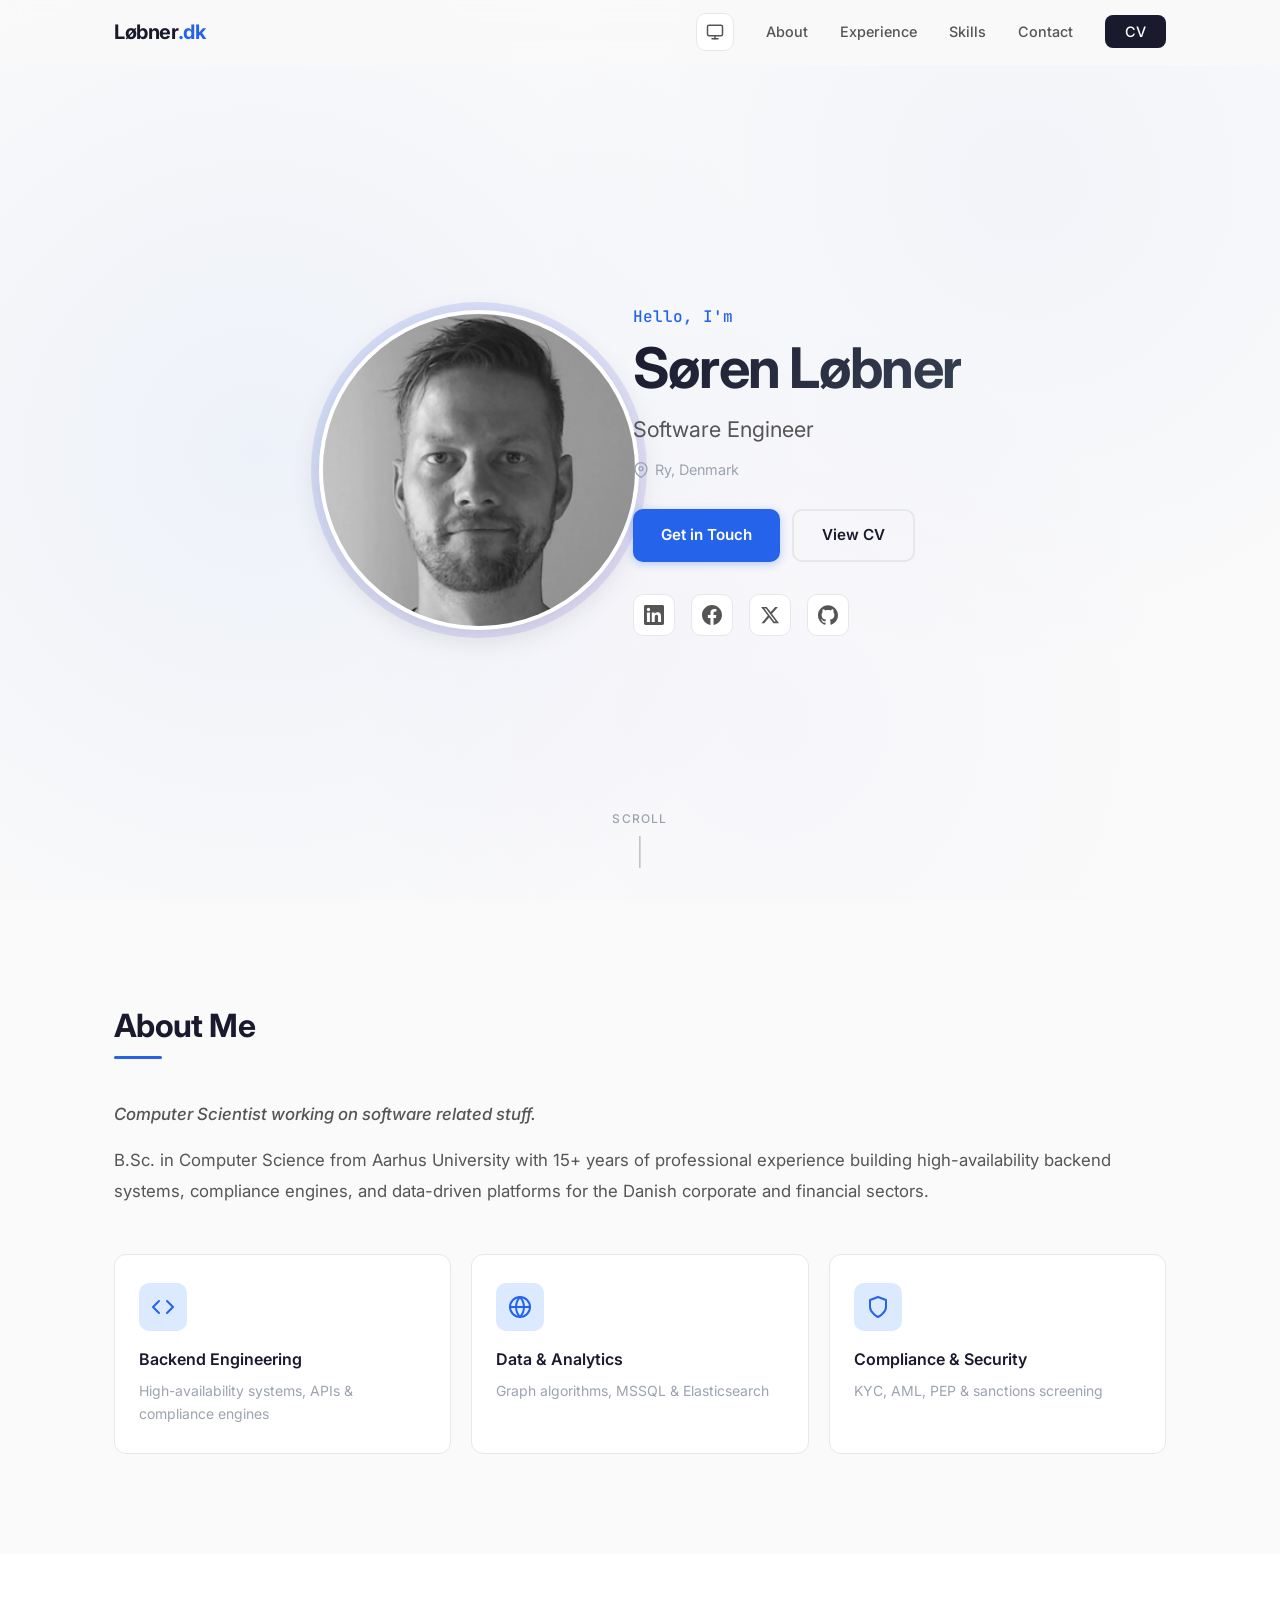
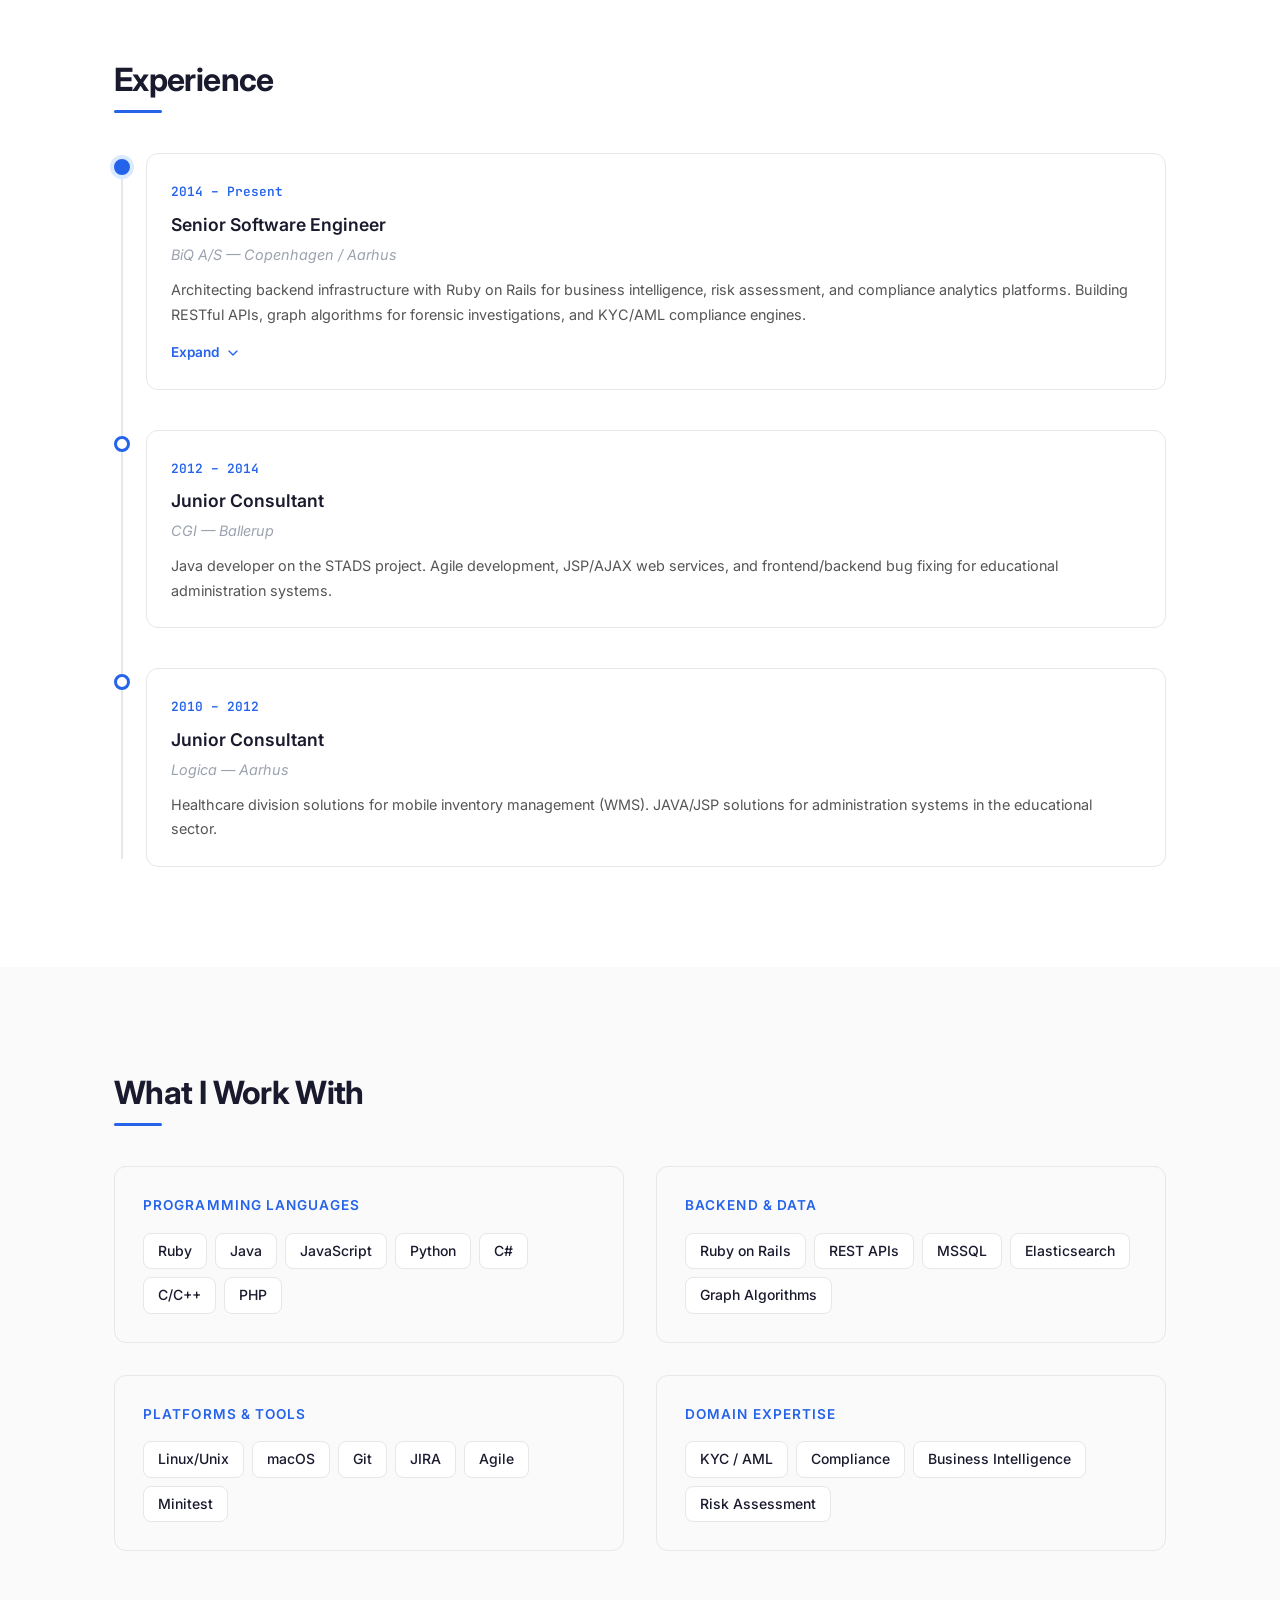
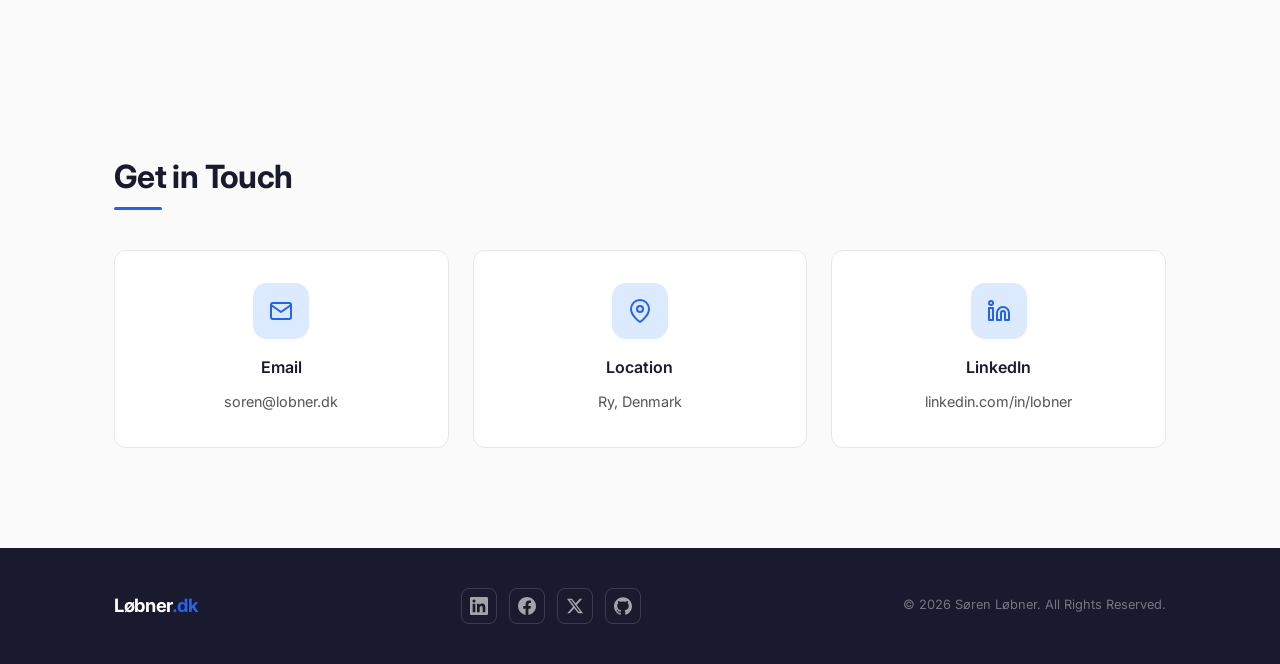
<file: index.html>
<!DOCTYPE html>
<html lang="da">
<head>
  <meta charset="UTF-8">
  <meta name="viewport" content="width=device-width, initial-scale=1.0">
  <title>Løbner.dk</title>
  <link rel="preconnect" href="https://fonts.googleapis.com">
  <link rel="preconnect" href="https://fonts.gstatic.com" crossorigin>
  <link href="https://fonts.googleapis.com/css2?family=Inter:wght@300;400;500;600;700&family=JetBrains+Mono:wght@400;500&display=swap" rel="stylesheet">
  <link rel="stylesheet" href="style.css">
  <link rel="icon" type="image/x-icon" href="assets/favicon.ico">
  <link rel="icon" type="image/png" sizes="32x32" href="assets/favicon-32x32.png">
  <link rel="icon" type="image/png" sizes="16x16" href="assets/favicon-16x16.png">
  <link rel="apple-touch-icon" sizes="180x180" href="assets/apple-touch-icon.png">
</head>
<body>
  <!-- Navigation -->
  <nav class="navbar" id="navbar">
    <div class="nav-container">
      <a href="#hero" class="nav-logo">Løbner<span class="accent">.dk</span></a>
      <button class="theme-toggle" id="themeToggle" aria-label="Change theme">
        <svg class="icon-sun" width="18" height="18" viewBox="0 0 24 24" fill="none" stroke="currentColor" stroke-width="2" stroke-linecap="round" stroke-linejoin="round"><circle cx="12" cy="12" r="5"></circle><line x1="12" y1="1" x2="12" y2="3"></line><line x1="12" y1="21" x2="12" y2="23"></line><line x1="4.22" y1="4.22" x2="5.64" y2="5.64"></line><line x1="18.36" y1="18.36" x2="19.78" y2="19.78"></line><line x1="1" y1="12" x2="3" y2="12"></line><line x1="21" y1="12" x2="23" y2="12"></line><line x1="4.22" y1="19.78" x2="5.64" y2="18.36"></line><line x1="18.36" y1="5.64" x2="19.78" y2="4.22"></line></svg>
        <svg class="icon-moon" width="18" height="18" viewBox="0 0 24 24" fill="none" stroke="currentColor" stroke-width="2" stroke-linecap="round" stroke-linejoin="round"><path d="M21 12.79A9 9 0 1 1 11.21 3 7 7 0 0 0 21 12.79z"></path></svg>
        <svg class="icon-system" width="18" height="18" viewBox="0 0 24 24" fill="none" stroke="currentColor" stroke-width="2" stroke-linecap="round" stroke-linejoin="round"><rect x="2" y="3" width="20" height="14" rx="2" ry="2"></rect><line x1="8" y1="21" x2="16" y2="21"></line><line x1="12" y1="17" x2="12" y2="21"></line></svg>
      </button>
      <button class="nav-toggle" id="navToggle" aria-label="Toggle menu">
        <span></span>
        <span></span>
        <span></span>
      </button>
      <ul class="nav-links" id="navLinks">
        <li><a href="#about">About</a></li>
        <li><a href="#experience">Experience</a></li>
        <li><a href="#skills">Skills</a></li>
        <li><a href="#contact">Contact</a></li>
        <li><a href="https://cv.lobner.dk" target="_blank" rel="noopener" class="nav-btn">CV</a></li>
      </ul>
    </div>
  </nav>

  <!-- Hero Section -->
  <section class="hero" id="hero">
    <div class="hero-bg-pattern"></div>
    <div class="hero-container">
      <div class="hero-image-wrapper">
        <div class="hero-image-ring"></div>
        <img src="assets/profile.png" alt="Søren Løbner" class="hero-image">
      </div>
      <div class="hero-content">
        <p class="hero-greeting">Hello, I'm</p>
        <h1 class="hero-name">Søren Løbner</h1>
        <p class="hero-title">Software Engineer</p>
        <p class="hero-location">
          <svg width="16" height="16" viewBox="0 0 24 24" fill="none" stroke="currentColor" stroke-width="2" stroke-linecap="round" stroke-linejoin="round"><path d="M21 10c0 7-9 13-9 13s-9-6-9-13a9 9 0 0 1 18 0z"></path><circle cx="12" cy="10" r="3"></circle></svg>
          Ry, Denmark
        </p>
        <div class="hero-actions">
          <a href="#contact" class="btn btn-primary">Get in Touch</a>
          <a href="https://cv.lobner.dk" target="_blank" rel="noopener" class="btn btn-outline">View CV</a>
        </div>
        <div class="hero-socials">
          <a href="https://linkedin.com/in/lobner" target="_blank" rel="noopener" aria-label="LinkedIn">
            <svg width="20" height="20" viewBox="0 0 24 24" fill="currentColor"><path d="M20.447 20.452h-3.554v-5.569c0-1.328-.027-3.037-1.852-3.037-1.853 0-2.136 1.445-2.136 2.939v5.667H9.351V9h3.414v1.561h.046c.477-.9 1.637-1.85 3.37-1.85 3.601 0 4.267 2.37 4.267 5.455v6.286zM5.337 7.433a2.062 2.062 0 0 1-2.063-2.065 2.064 2.064 0 1 1 2.063 2.065zm1.782 13.019H3.555V9h3.564v11.452zM22.225 0H1.771C.792 0 0 .774 0 1.729v20.542C0 23.227.792 24 1.771 24h20.451C23.2 24 24 23.227 24 22.271V1.729C24 .774 23.2 0 22.222 0h.003z"/></svg>
          </a>
          <a href="https://facebook.com/lobner" target="_blank" rel="noopener" aria-label="Facebook">
            <svg width="20" height="20" viewBox="0 0 24 24" fill="currentColor"><path d="M24 12.073c0-6.627-5.373-12-12-12s-12 5.373-12 12c0 5.99 4.388 10.954 10.125 11.854v-8.385H7.078v-3.47h3.047V9.43c0-3.007 1.792-4.669 4.533-4.669 1.312 0 2.686.235 2.686.235v2.953H15.83c-1.491 0-1.956.925-1.956 1.874v2.25h3.328l-.532 3.47h-2.796v8.385C19.612 23.027 24 18.062 24 12.073z"/></svg>
          </a>
          <a href="https://twitter.com/lobner" target="_blank" rel="noopener" aria-label="X / Twitter">
            <svg width="20" height="20" viewBox="0 0 24 24" fill="currentColor"><path d="M18.244 2.25h3.308l-7.227 8.26 8.502 11.24H16.17l-5.214-6.817L4.99 21.75H1.68l7.73-8.835L1.254 2.25H8.08l4.713 6.231zm-1.161 17.52h1.833L7.084 4.126H5.117z"/></svg>
          </a>
          <a href="https://github.com/lobner" target="_blank" rel="noopener" aria-label="GitHub">
            <svg width="20" height="20" viewBox="0 0 24 24" fill="currentColor"><path d="M12 .297c-6.63 0-12 5.373-12 12 0 5.303 3.438 9.8 8.205 11.385.6.113.82-.258.82-.577 0-.285-.01-1.04-.015-2.04-3.338.724-4.042-1.61-4.042-1.61C4.422 18.07 3.633 17.7 3.633 17.7c-1.087-.744.084-.729.084-.729 1.205.084 1.838 1.236 1.838 1.236 1.07 1.835 2.809 1.305 3.495.998.108-.776.417-1.305.76-1.605-2.665-.3-5.466-1.332-5.466-5.93 0-1.31.465-2.38 1.235-3.22-.135-.303-.54-1.523.105-3.176 0 0 1.005-.322 3.3 1.23.96-.267 1.98-.399 3-.405 1.02.006 2.04.138 3 .405 2.28-1.552 3.285-1.23 3.285-1.23.645 1.653.24 2.873.12 3.176.765.84 1.23 1.91 1.23 3.22 0 4.61-2.805 5.625-5.475 5.92.42.36.81 1.096.81 2.22 0 1.606-.015 2.896-.015 3.286 0 .315.21.69.825.57C20.565 22.092 24 17.592 24 12.297c0-6.627-5.373-12-12-12"/></svg>
          </a>
        </div>
      </div>
    </div>
    <div class="scroll-indicator">
      <span>Scroll</span>
      <div class="scroll-line"></div>
    </div>
  </section>

  <!-- About Section -->
  <section class="section" id="about">
    <div class="container">
      <h2 class="section-title">About Me</h2>
      <div class="about-content">
        <div class="about-text">
          <p class="about-lead">Computer Scientist working on software related stuff.</p>
          <p>B.Sc. in Computer Science from Aarhus University with 15+ years of professional experience building high-availability backend systems, compliance engines, and data-driven platforms for the Danish corporate and financial sectors.</p>
        </div>
        <div class="about-stats">
          <div class="stat-card">
            <div class="stat-icon">
              <svg width="24" height="24" viewBox="0 0 24 24" fill="none" stroke="currentColor" stroke-width="2" stroke-linecap="round" stroke-linejoin="round"><polyline points="16 18 22 12 16 6"></polyline><polyline points="8 6 2 12 8 18"></polyline></svg>
            </div>
            <h3>Backend Engineering</h3>
            <p>High-availability systems, APIs &amp; compliance engines</p>
          </div>
          <div class="stat-card">
            <div class="stat-icon">
              <svg width="24" height="24" viewBox="0 0 24 24" fill="none" stroke="currentColor" stroke-width="2" stroke-linecap="round" stroke-linejoin="round"><circle cx="12" cy="12" r="10"></circle><line x1="2" y1="12" x2="22" y2="12"></line><path d="M12 2a15.3 15.3 0 0 1 4 10 15.3 15.3 0 0 1-4 10 15.3 15.3 0 0 1-4-10 15.3 15.3 0 0 1 4-10z"></path></svg>
            </div>
            <h3>Data &amp; Analytics</h3>
            <p>Graph algorithms, MSSQL &amp; Elasticsearch</p>
          </div>
          <div class="stat-card">
            <div class="stat-icon">
              <svg width="24" height="24" viewBox="0 0 24 24" fill="none" stroke="currentColor" stroke-width="2" stroke-linecap="round" stroke-linejoin="round"><path d="M12 22s8-4 8-10V5l-8-3-8 3v7c0 6 8 10 8 10z"></path></svg>
            </div>
            <h3>Compliance &amp; Security</h3>
            <p>KYC, AML, PEP &amp; sanctions screening</p>
          </div>
        </div>
      </div>
    </div>
  </section>

  <!-- Experience Section -->
  <section class="section section-alt" id="experience">
    <div class="container">
      <h2 class="section-title">Experience</h2>
      <div class="timeline">
        <div class="timeline-item">
          <div class="timeline-marker"></div>
          <div class="timeline-content">
            <span class="timeline-date">2014 &ndash; Present</span>
            <h3>Senior Software Engineer</h3>
            <p class="timeline-company">BiQ A/S &mdash; Copenhagen / Aarhus</p>
            <p class="timeline-desc">Architecting backend infrastructure with Ruby on Rails for business intelligence, risk assessment, and compliance analytics platforms. Building RESTful APIs, graph algorithms for forensic investigations, and KYC/AML compliance engines.</p>
            <details class="timeline-more">
              <summary>
                <span class="timeline-more-label timeline-more-expand">Expand</span>
                <span class="timeline-more-label timeline-more-collapse">Collapse</span>
                <svg width="16" height="16" viewBox="0 0 24 24" fill="none" stroke="currentColor" stroke-width="2" stroke-linecap="round" stroke-linejoin="round" aria-hidden="true"><polyline points="6 9 12 15 18 9"></polyline></svg>
              </summary>
              <ul class="timeline-details">
                <li>Architect and maintain high-availability backend infrastructures utilizing Ruby on Rails, delivering advanced business intelligence, risk assessment, and compliance analytics platforms (e.g., BiQ Insight, BiQ Compliance) for the Danish corporate and financial sectors.</li>
                <li>Engineer highly optimized SQL Server (MSSQL) database architectures to manage massive, multi-temporal datasets, ensuring millisecond-latency retrieval of historical financial statistics, corporate hierarchies, and ultimate beneficial ownership (UBO) registries.</li>
                <li>Develop strictly regulated Know Your Customer (KYC) and Anti-Money Laundering (AML) compliance engines, enabling automated, real-time screening protocols against global Politically Exposed Persons (PEP) and restrictive sanction lists via BiQ Compliance.</li>
                <li>Design and deploy robust RESTful APIs (BiQ Integration) for seamless enterprise data ingestion, allowing clients to continuously monitor master data mutations (BiQ Alert) and execute automated fraud-prevention logic within proprietary systems.</li>
                <li>Construct complex network graph algorithms to systematically link disparate data entities - mapping intricate cross-relationships between companies, board members, and real estate properties to facilitate deep-level forensic investigations.</li>
                <li>Enforce rigorous code quality and architectural integrity through comprehensive automated testing suites, utilizing Minitest to guarantee fault tolerance and deterministic behavior in critical compliance verification pipelines.</li>
              </ul>
            </details>
          </div>
        </div>
        <div class="timeline-item">
          <div class="timeline-marker"></div>
          <div class="timeline-content">
            <span class="timeline-date">2012 &ndash; 2014</span>
            <h3>Junior Consultant</h3>
            <p class="timeline-company">CGI &mdash; Ballerup</p>
            <p class="timeline-desc">Java developer on the STADS project. Agile development, JSP/AJAX web services, and frontend/backend bug fixing for educational administration systems.</p>
          </div>
        </div>
        <div class="timeline-item">
          <div class="timeline-marker"></div>
          <div class="timeline-content">
            <span class="timeline-date">2010 &ndash; 2012</span>
            <h3>Junior Consultant</h3>
            <p class="timeline-company">Logica &mdash; Aarhus</p>
            <p class="timeline-desc">Healthcare division solutions for mobile inventory management (WMS). JAVA/JSP solutions for administration systems in the educational sector.</p>
          </div>
        </div>
      </div>
    </div>
  </section>

  <!-- Skills Section -->
  <section class="section" id="skills">
    <div class="container">
      <h2 class="section-title">What I Work With</h2>
      <div class="skills-grid">
        <div class="skill-category">
          <h3>Programming Languages</h3>
          <div class="skill-tags">
            <span class="skill-tag">Ruby</span>
            <span class="skill-tag">Java</span>
            <span class="skill-tag">JavaScript</span>
            <span class="skill-tag">Python</span>
            <span class="skill-tag">C#</span>
            <span class="skill-tag">C/C++</span>
            <span class="skill-tag">PHP</span>
          </div>
        </div>
        <div class="skill-category">
          <h3>Backend &amp; Data</h3>
          <div class="skill-tags">
            <span class="skill-tag">Ruby on Rails</span>
            <span class="skill-tag">REST APIs</span>
            <span class="skill-tag">MSSQL</span>
            <span class="skill-tag">Elasticsearch</span>
            <span class="skill-tag">Graph Algorithms</span>
          </div>
        </div>
        <div class="skill-category">
          <h3>Platforms &amp; Tools</h3>
          <div class="skill-tags">
            <span class="skill-tag">Linux/Unix</span>
            <span class="skill-tag">macOS</span>
            <span class="skill-tag">Git</span>
            <span class="skill-tag">JIRA</span>
            <span class="skill-tag">Agile</span>
            <span class="skill-tag">Minitest</span>
          </div>
        </div>
        <div class="skill-category">
          <h3>Domain Expertise</h3>
          <div class="skill-tags">
            <span class="skill-tag">KYC / AML</span>
            <span class="skill-tag">Compliance</span>
            <span class="skill-tag">Business Intelligence</span>
            <span class="skill-tag">Risk Assessment</span>
          </div>
        </div>
      </div>
    </div>
  </section>

  <!-- Contact Section -->
  <section class="section" id="contact">
    <div class="container">
      <h2 class="section-title">Get in Touch</h2>
      <div class="contact-content">
        <a class="contact-card" href="mailto:soren@lobner.dk">
          <div class="contact-icon">
            <svg width="24" height="24" viewBox="0 0 24 24" fill="none" stroke="currentColor" stroke-width="2" stroke-linecap="round" stroke-linejoin="round"><path d="M4 4h16c1.1 0 2 .9 2 2v12c0 1.1-.9 2-2 2H4c-1.1 0-2-.9-2-2V6c0-1.1.9-2 2-2z"></path><polyline points="22,6 12,13 2,6"></polyline></svg>
          </div>
          <h3>Email</h3>
          <span>soren@lobner.dk</span>
        </a>
        <a class="contact-card" href="https://maps.google.com/?q=Ry,Denmark" target="_blank" rel="noopener">
          <div class="contact-icon">
            <svg width="24" height="24" viewBox="0 0 24 24" fill="none" stroke="currentColor" stroke-width="2" stroke-linecap="round" stroke-linejoin="round"><path d="M21 10c0 7-9 13-9 13s-9-6-9-13a9 9 0 0 1 18 0z"></path><circle cx="12" cy="10" r="3"></circle></svg>
          </div>
          <h3>Location</h3>
          <span>Ry, Denmark</span>
        </a>
        <a class="contact-card" href="https://linkedin.com/in/lobner" target="_blank" rel="noopener">
          <div class="contact-icon">
            <svg width="24" height="24" viewBox="0 0 24 24" fill="none" stroke="currentColor" stroke-width="2" stroke-linecap="round" stroke-linejoin="round"><path d="M16 8a6 6 0 0 1 6 6v7h-4v-7a2 2 0 0 0-2-2 2 2 0 0 0-2 2v7h-4v-7a6 6 0 0 1 6-6z"></path><rect x="2" y="9" width="4" height="12"></rect><circle cx="4" cy="4" r="2"></circle></svg>
          </div>
          <h3>LinkedIn</h3>
          <span>linkedin.com/in/lobner</span>
        </a>
      </div>
    </div>
  </section>

  <!-- Footer -->
  <footer class="footer">
    <div class="container">
      <div class="footer-content">
        <p class="footer-logo">Løbner<span class="accent">.dk</span></p>
        <div class="footer-socials">
          <a href="https://linkedin.com/in/lobner" target="_blank" rel="noopener" aria-label="LinkedIn">
            <svg width="18" height="18" viewBox="0 0 24 24" fill="currentColor"><path d="M20.447 20.452h-3.554v-5.569c0-1.328-.027-3.037-1.852-3.037-1.853 0-2.136 1.445-2.136 2.939v5.667H9.351V9h3.414v1.561h.046c.477-.9 1.637-1.85 3.37-1.85 3.601 0 4.267 2.37 4.267 5.455v6.286zM5.337 7.433a2.062 2.062 0 0 1-2.063-2.065 2.064 2.064 0 1 1 2.063 2.065zm1.782 13.019H3.555V9h3.564v11.452zM22.225 0H1.771C.792 0 0 .774 0 1.729v20.542C0 23.227.792 24 1.771 24h20.451C23.2 24 24 23.227 24 22.271V1.729C24 .774 23.2 0 22.222 0h.003z"/></svg>
          </a>
          <a href="https://facebook.com/lobner" target="_blank" rel="noopener" aria-label="Facebook">
            <svg width="18" height="18" viewBox="0 0 24 24" fill="currentColor"><path d="M24 12.073c0-6.627-5.373-12-12-12s-12 5.373-12 12c0 5.99 4.388 10.954 10.125 11.854v-8.385H7.078v-3.47h3.047V9.43c0-3.007 1.792-4.669 4.533-4.669 1.312 0 2.686.235 2.686.235v2.953H15.83c-1.491 0-1.956.925-1.956 1.874v2.25h3.328l-.532 3.47h-2.796v8.385C19.612 23.027 24 18.062 24 12.073z"/></svg>
          </a>
          <a href="https://twitter.com/lobner" target="_blank" rel="noopener" aria-label="X / Twitter">
            <svg width="18" height="18" viewBox="0 0 24 24" fill="currentColor"><path d="M18.244 2.25h3.308l-7.227 8.26 8.502 11.24H16.17l-5.214-6.817L4.99 21.75H1.68l7.73-8.835L1.254 2.25H8.08l4.713 6.231zm-1.161 17.52h1.833L7.084 4.126H5.117z"/></svg>
          </a>
          <a href="https://github.com/lobner" target="_blank" rel="noopener" aria-label="GitHub">
            <svg width="18" height="18" viewBox="0 0 24 24" fill="currentColor"><path d="M12 .297c-6.63 0-12 5.373-12 12 0 5.303 3.438 9.8 8.205 11.385.6.113.82-.258.82-.577 0-.285-.01-1.04-.015-2.04-3.338.724-4.042-1.61-4.042-1.61C4.422 18.07 3.633 17.7 3.633 17.7c-1.087-.744.084-.729.084-.729 1.205.084 1.838 1.236 1.838 1.236 1.07 1.835 2.809 1.305 3.495.998.108-.776.417-1.305.76-1.605-2.665-.3-5.466-1.332-5.466-5.93 0-1.31.465-2.38 1.235-3.22-.135-.303-.54-1.523.105-3.176 0 0 1.005-.322 3.3 1.23.96-.267 1.98-.399 3-.405 1.02.006 2.04.138 3 .405 2.28-1.552 3.285-1.23 3.285-1.23.645 1.653.24 2.873.12 3.176.765.84 1.23 1.91 1.23 3.22 0 4.61-2.805 5.625-5.475 5.92.42.36.81 1.096.81 2.22 0 1.606-.015 2.896-.015 3.286 0 .315.21.69.825.57C20.565 22.092 24 17.592 24 12.297c0-6.627-5.373-12-12-12"/></svg>
          </a>
        </div>
        <p class="footer-copy">&copy; 2026 Søren Løbner. All Rights Reserved.</p>
      </div>
    </div>
  </footer>

  <script src="app.js"></script>
</body>
</html>
</file>
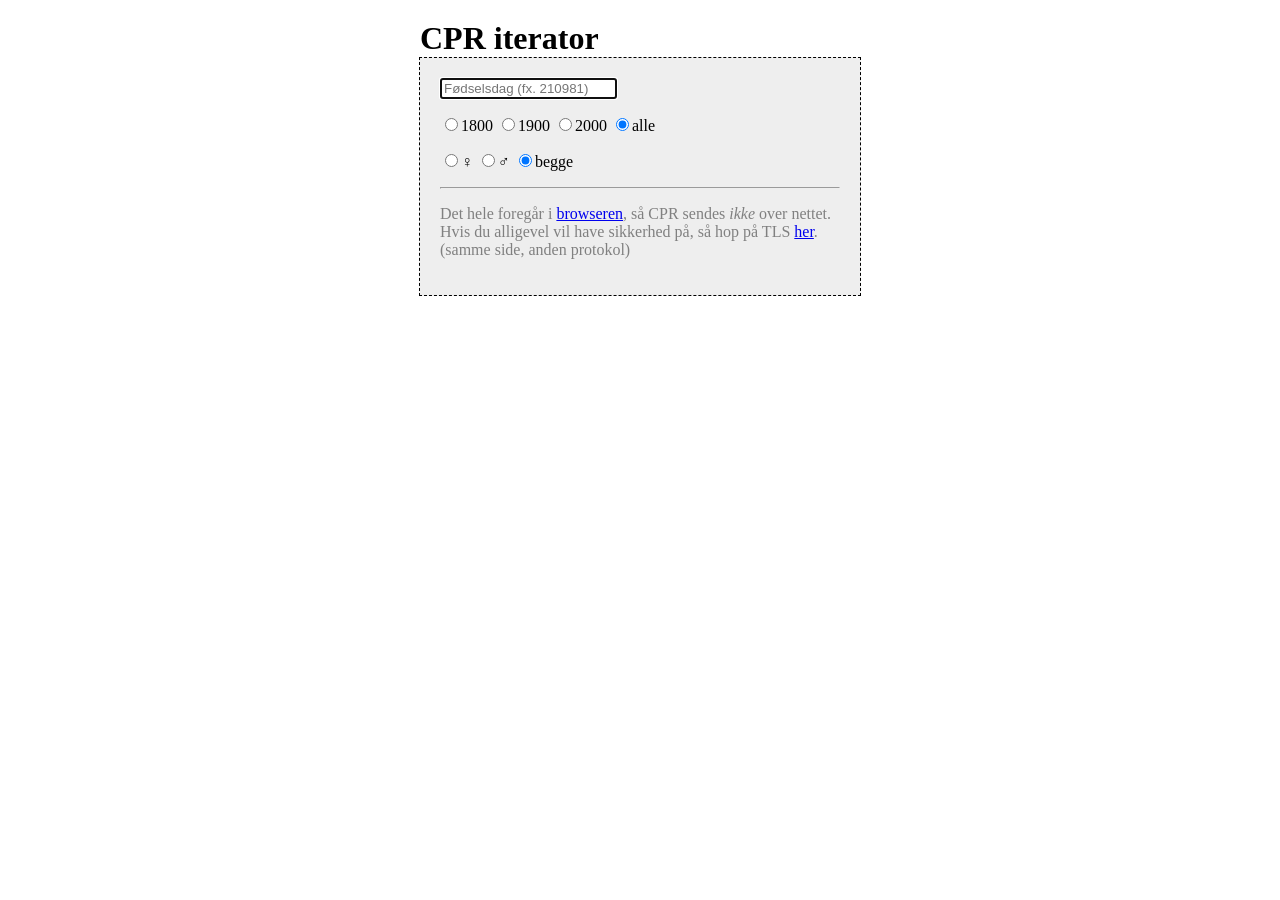
<file: workers/cpr/public/index.html>
<!DOCTYPE html5>
<html>
<head>
<meta http-equiv="Content-Type" content="text/html; charset=utf-8">
<script src="https://ajax.googleapis.com/ajax/libs/jquery/2.0.2/jquery.min.js"></script>
<script type="text/javascript" src="cpr.js"></script>
<style type="text/css">
body {margin:20px;}
.boy {color:blue;}
.girl {color:red;}
.blink {animation: blink 1s steps(5, start) infinite;}
#good {color:green;font-weight:bold;}
#bad {color:red;font-weight:bold;}
#header {margin:auto;padding:0px;min-width:340px;max-width:440px;}
#content {margin:auto;padding:20px;color:black;background-color:#eee;border:1px dashed black;max-width:400px;min-width:200px}
#disclaimer {color:gray}
</style>
</head>
<body>
<h1 id="header">CPR iterator</h1>
<div id="content">
<input type="text" placeholder="Fødselsdag (fx. 210981)" name="input" id="inputField" maxlength="10" />
<span id="amount"></span>

<p id="century">
<input type="radio" name="century" id="1800" value="1800"/>1800
<input type="radio" name="century" id="1900" value="1900"/>1900
<input type="radio" name="century" id="2000" value="2000"/>2000
<input type="radio" name="century" id="?" value="?" checked="checked"/>alle
</p>

<p id="gender">
<input type="radio" name="gender" id="K" value="K"/>♀
<input type="radio" name="gender" id="M" value="M"/>♂
<input type="radio" name="gender" id="?" value="?" checked="checked"/>begge
</p>

<p id="output"></p>
<hr/>
<p id="disclaimer">
Det hele foregår i <a href="cpr.js" title="javascript kildekode">browseren</a>, så
CPR sendes <i>ikke</i> over nettet.
</p>
</div>
</body>
</html>
</file>
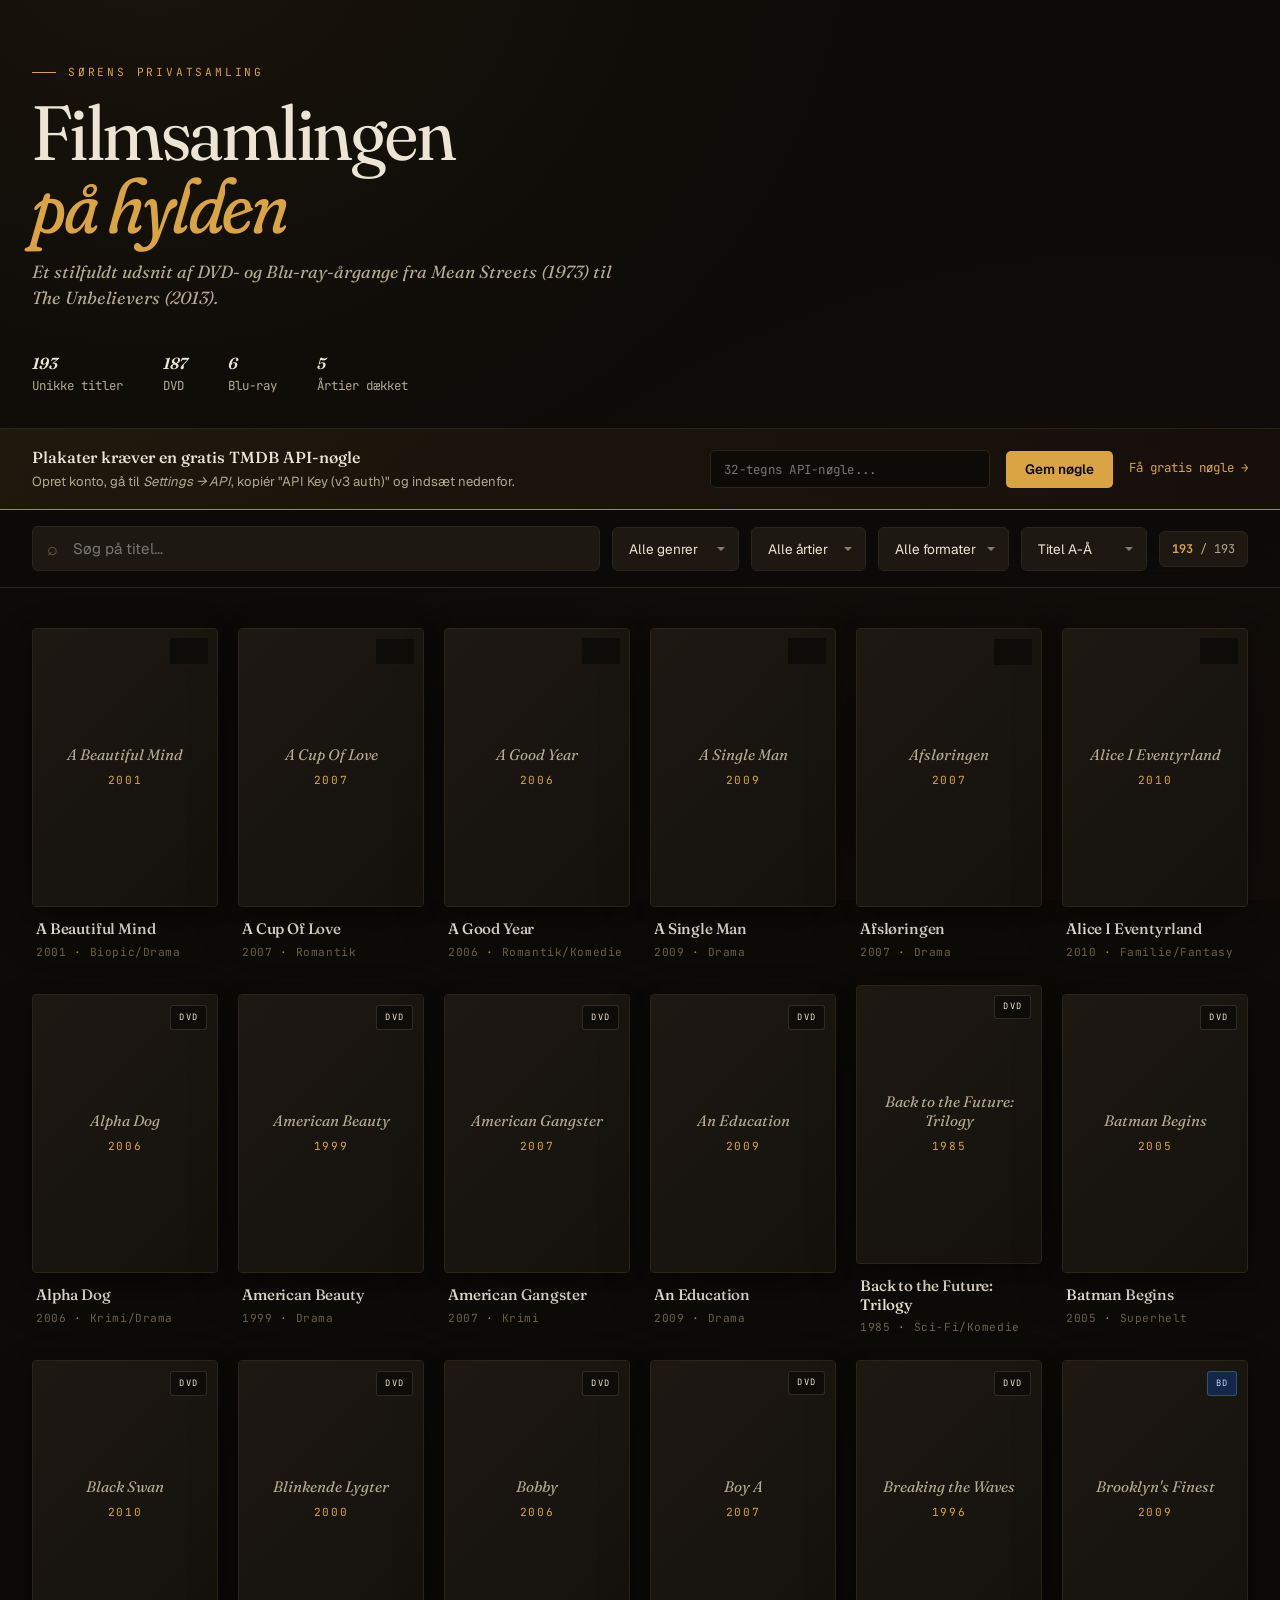
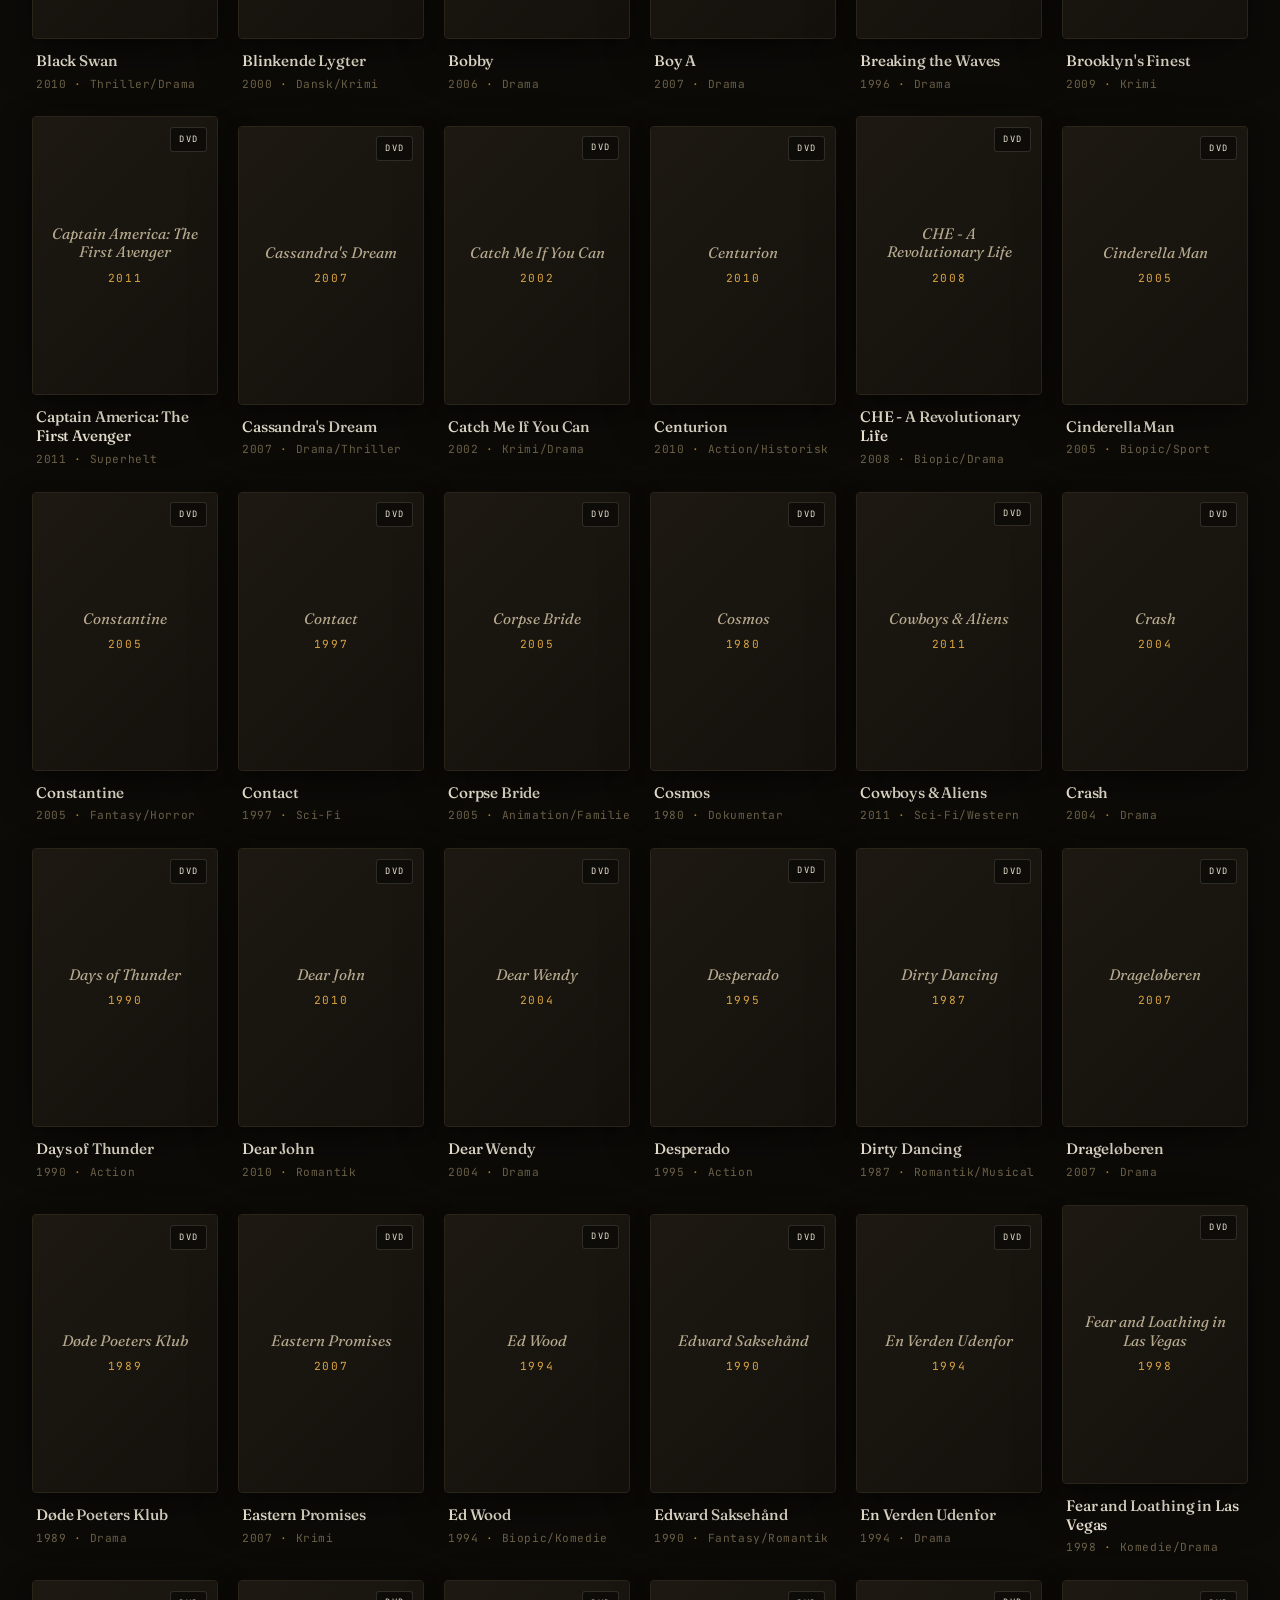
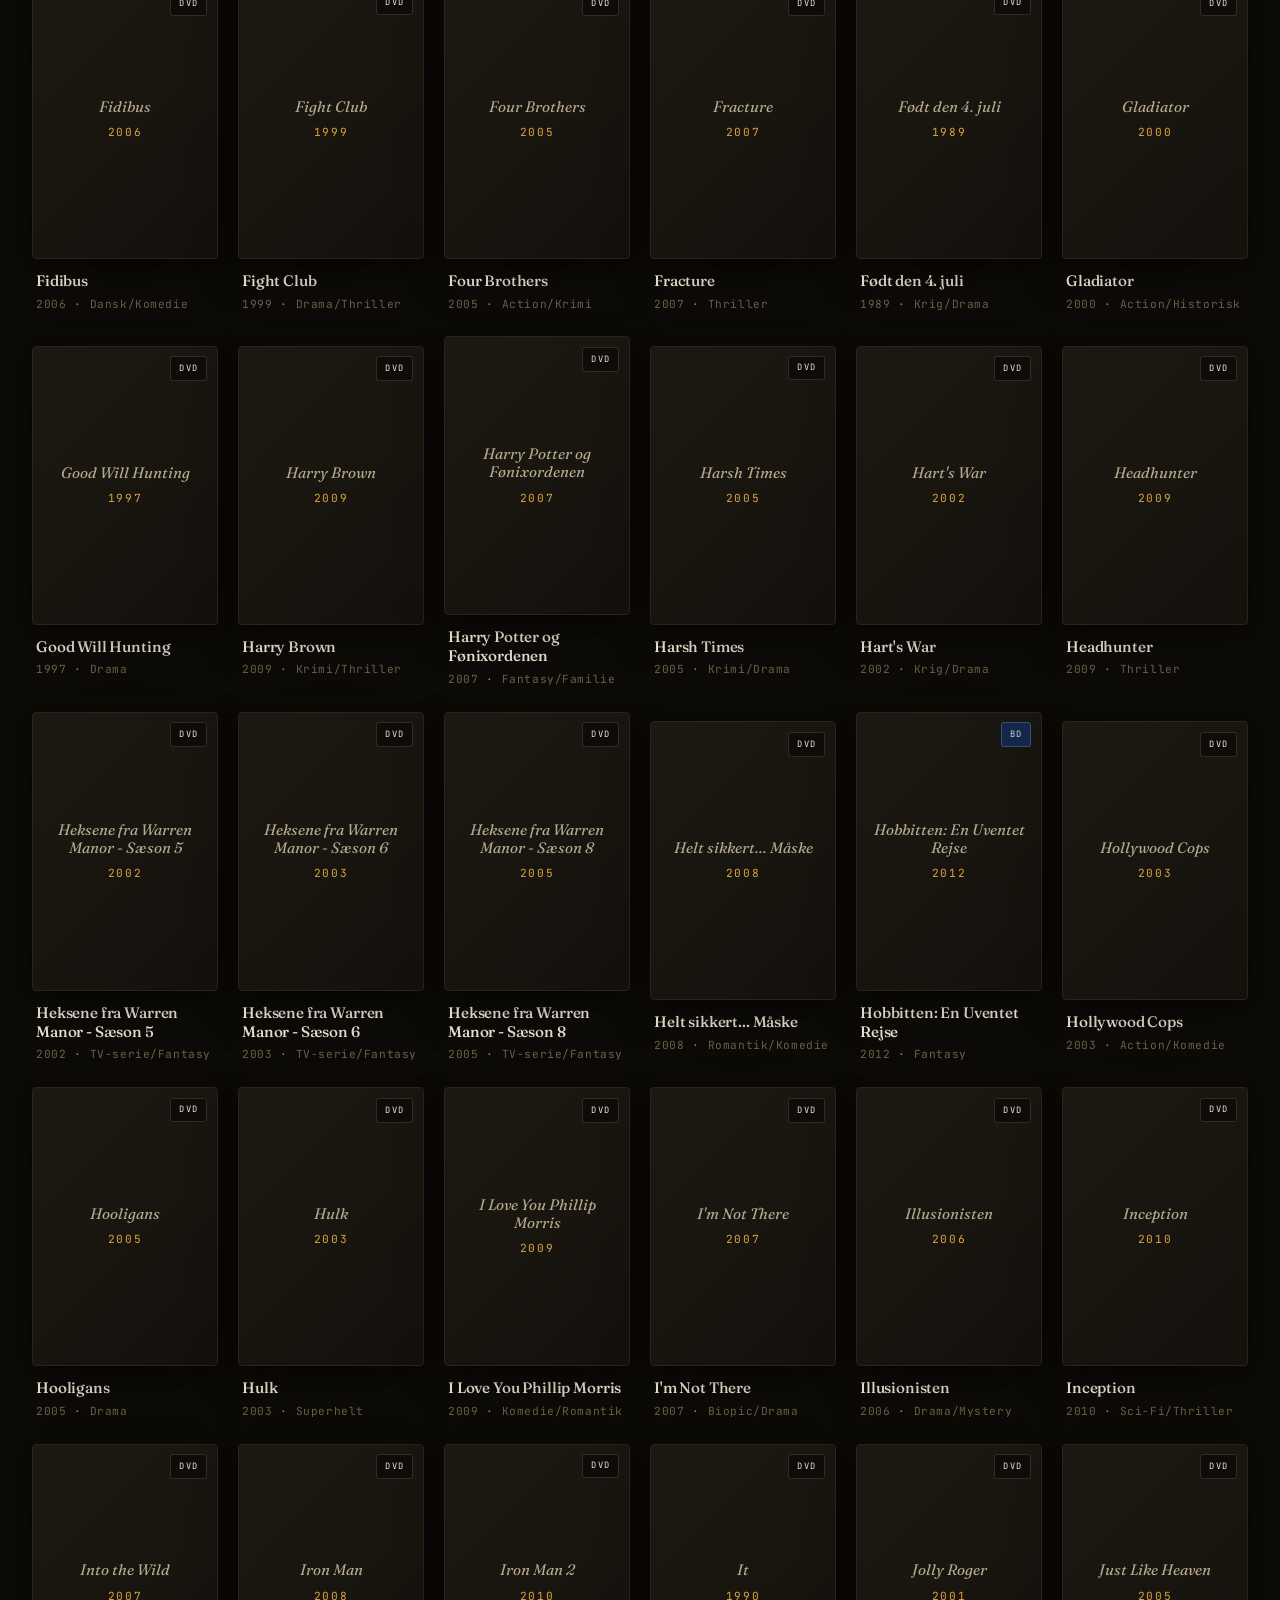
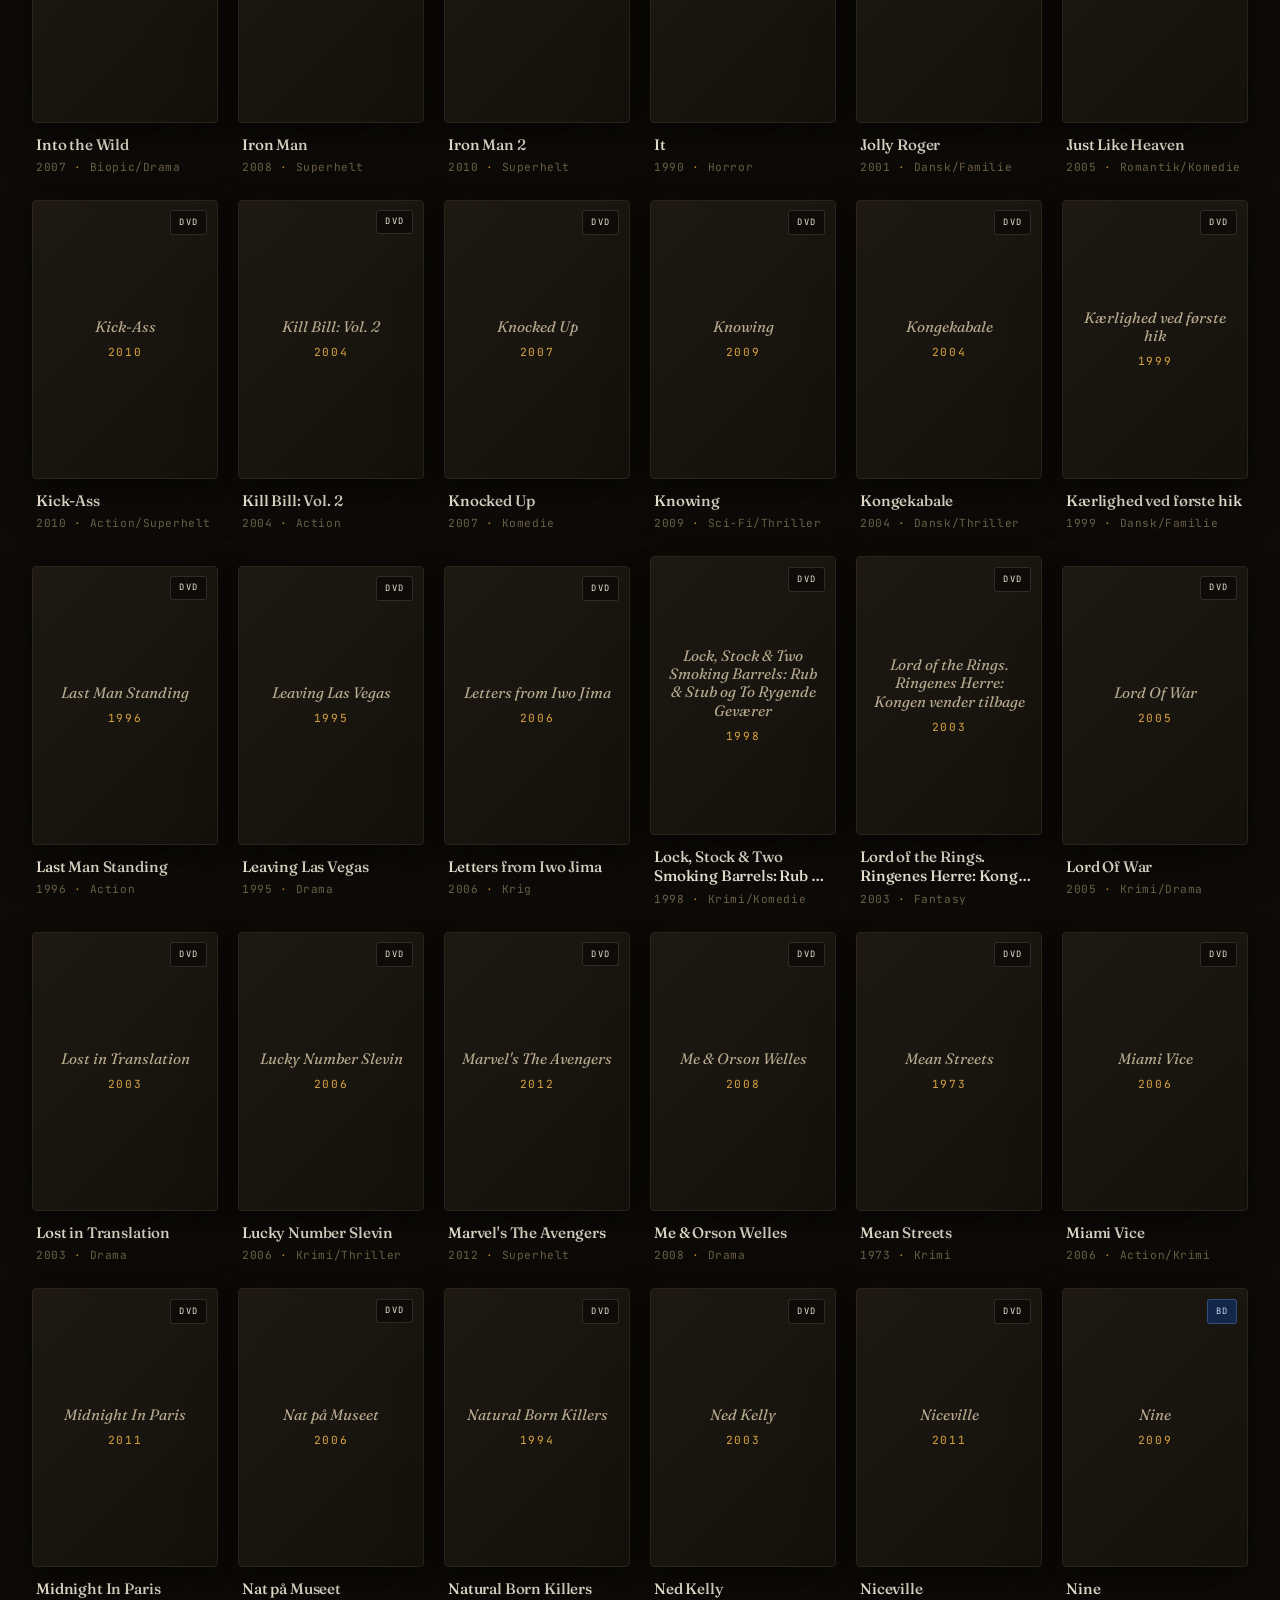
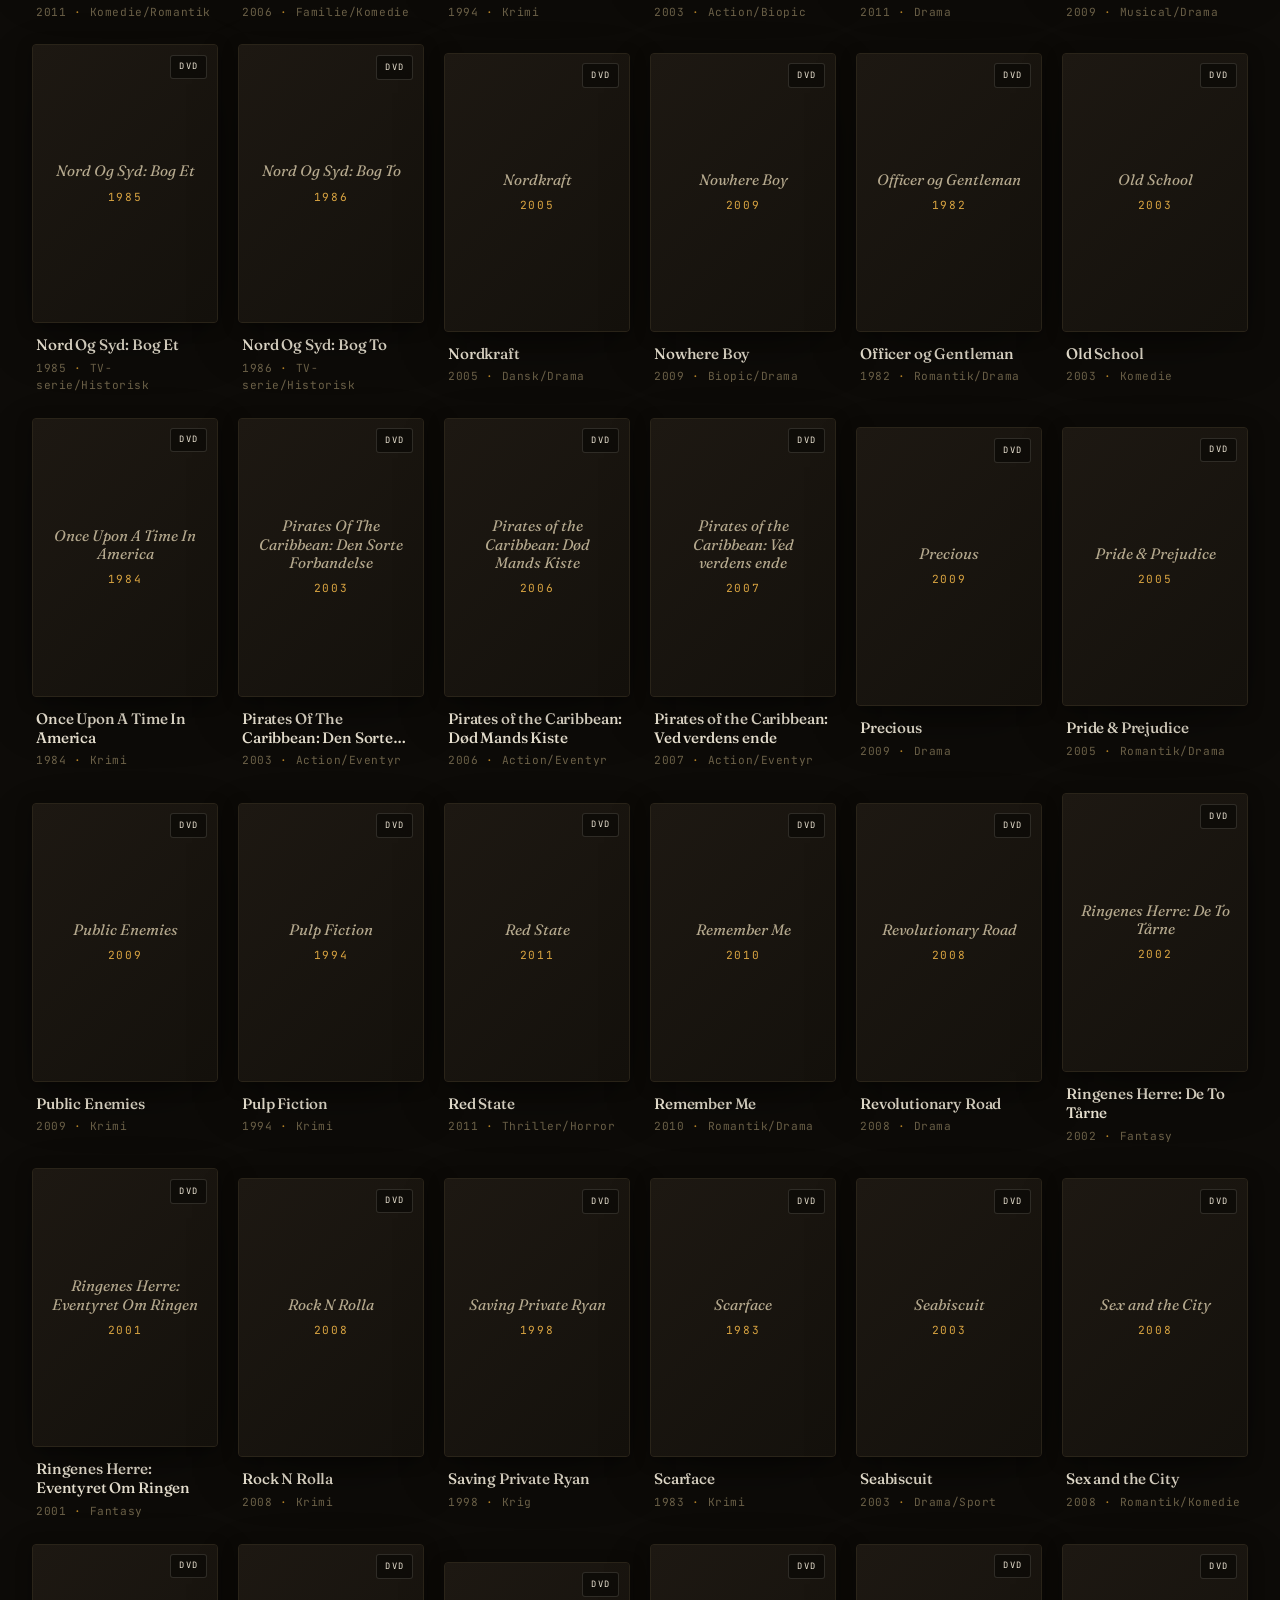
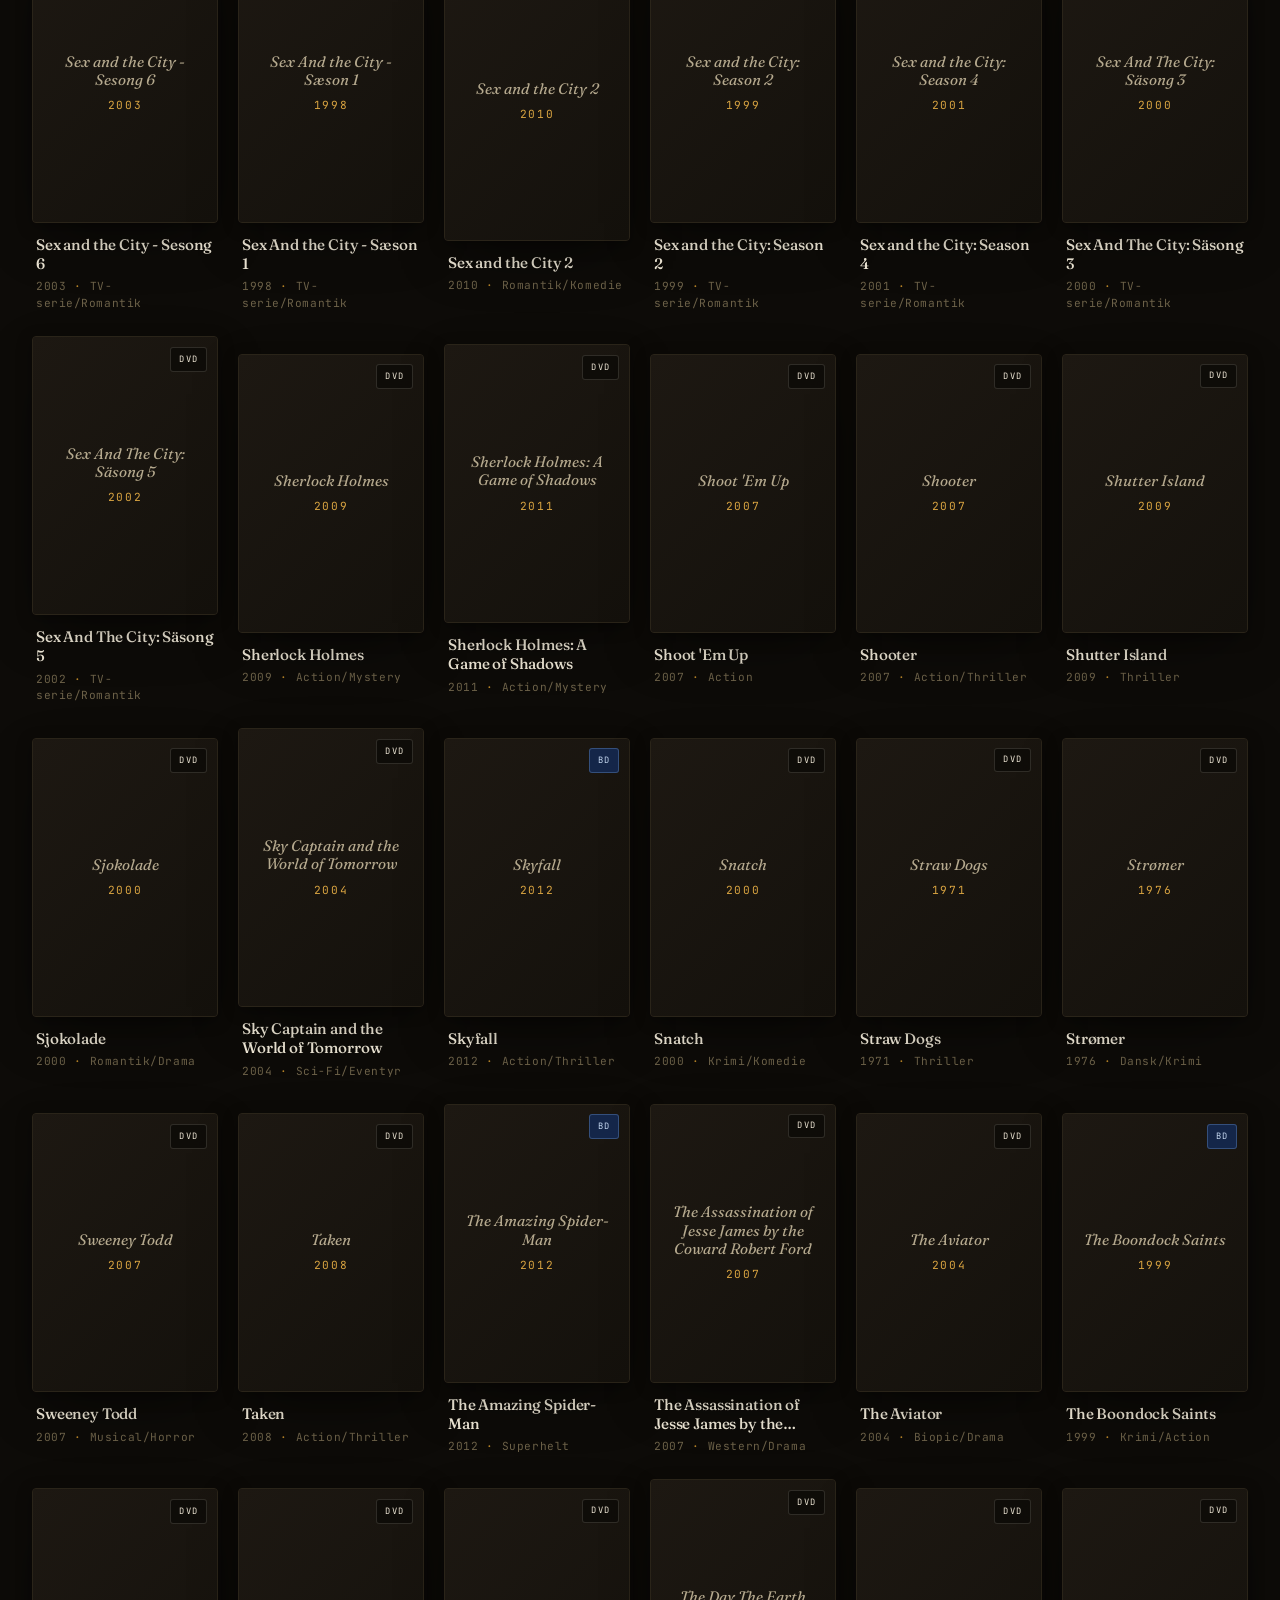
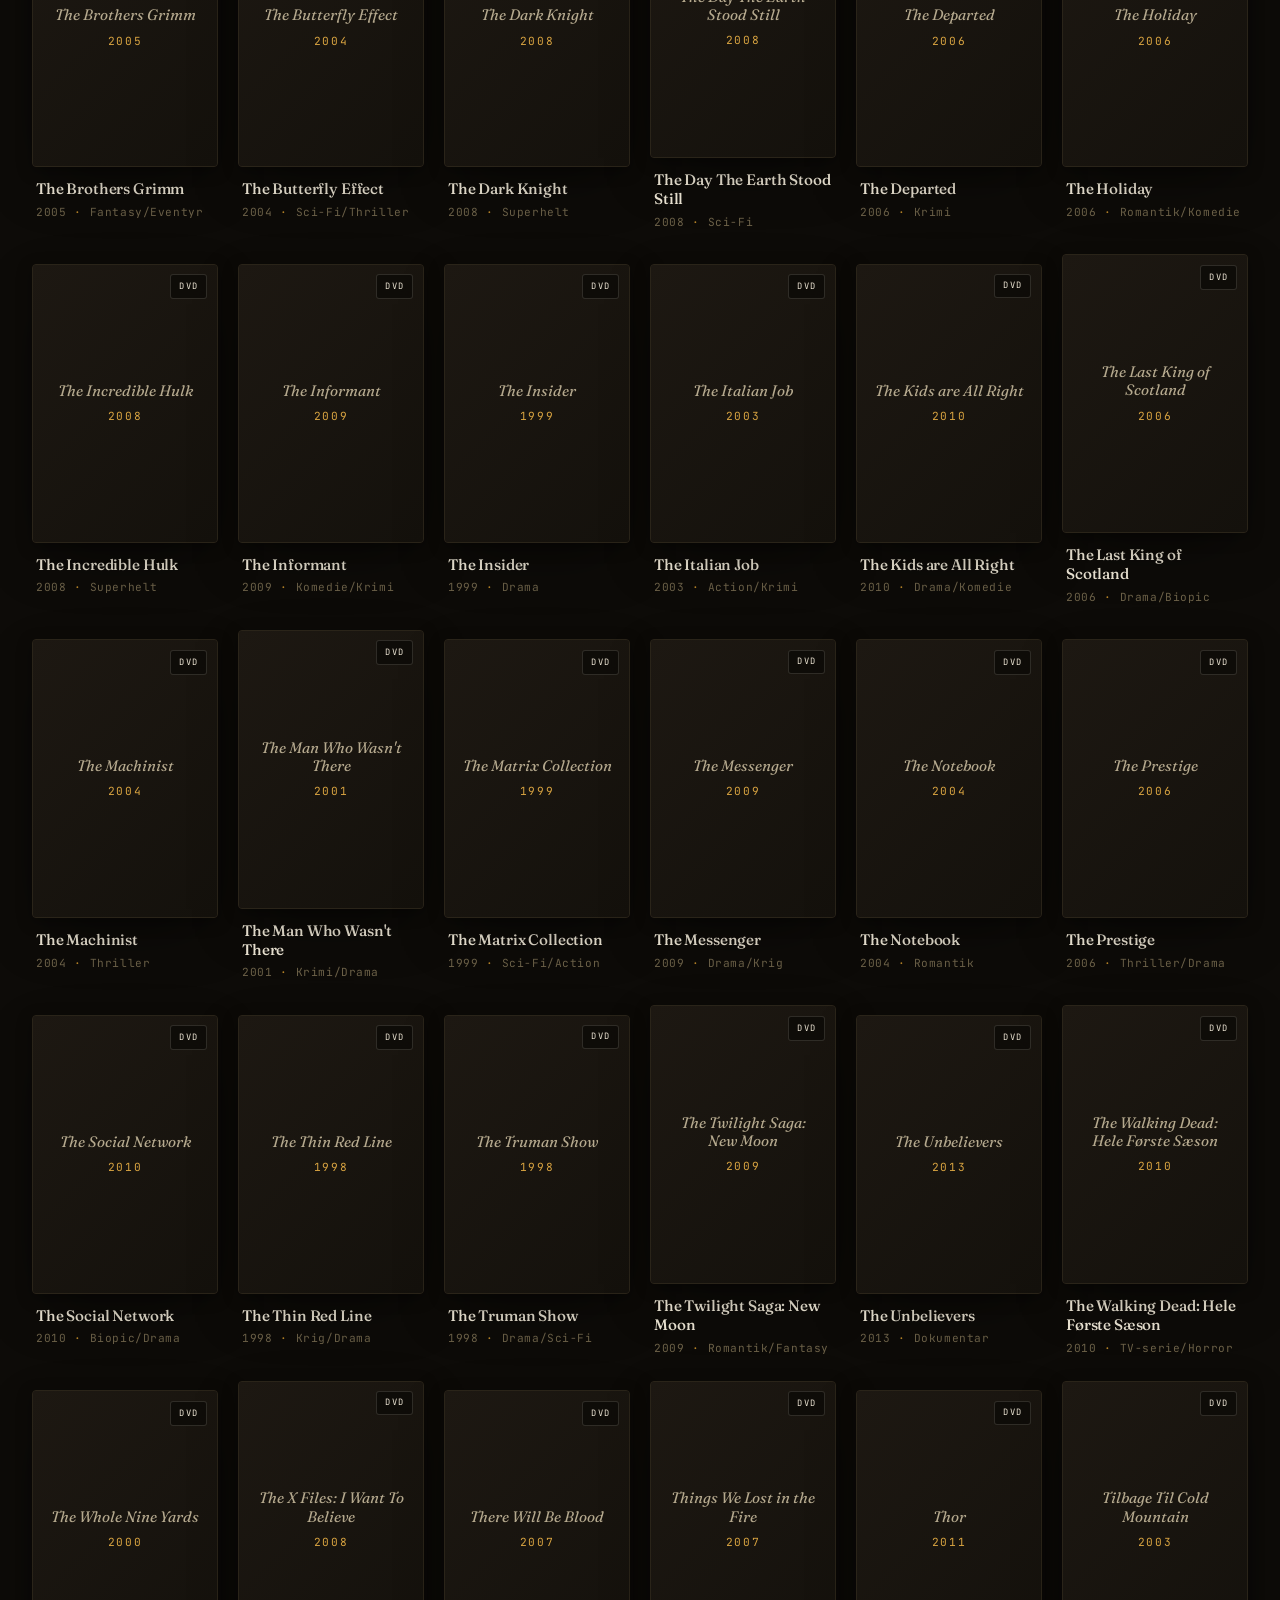
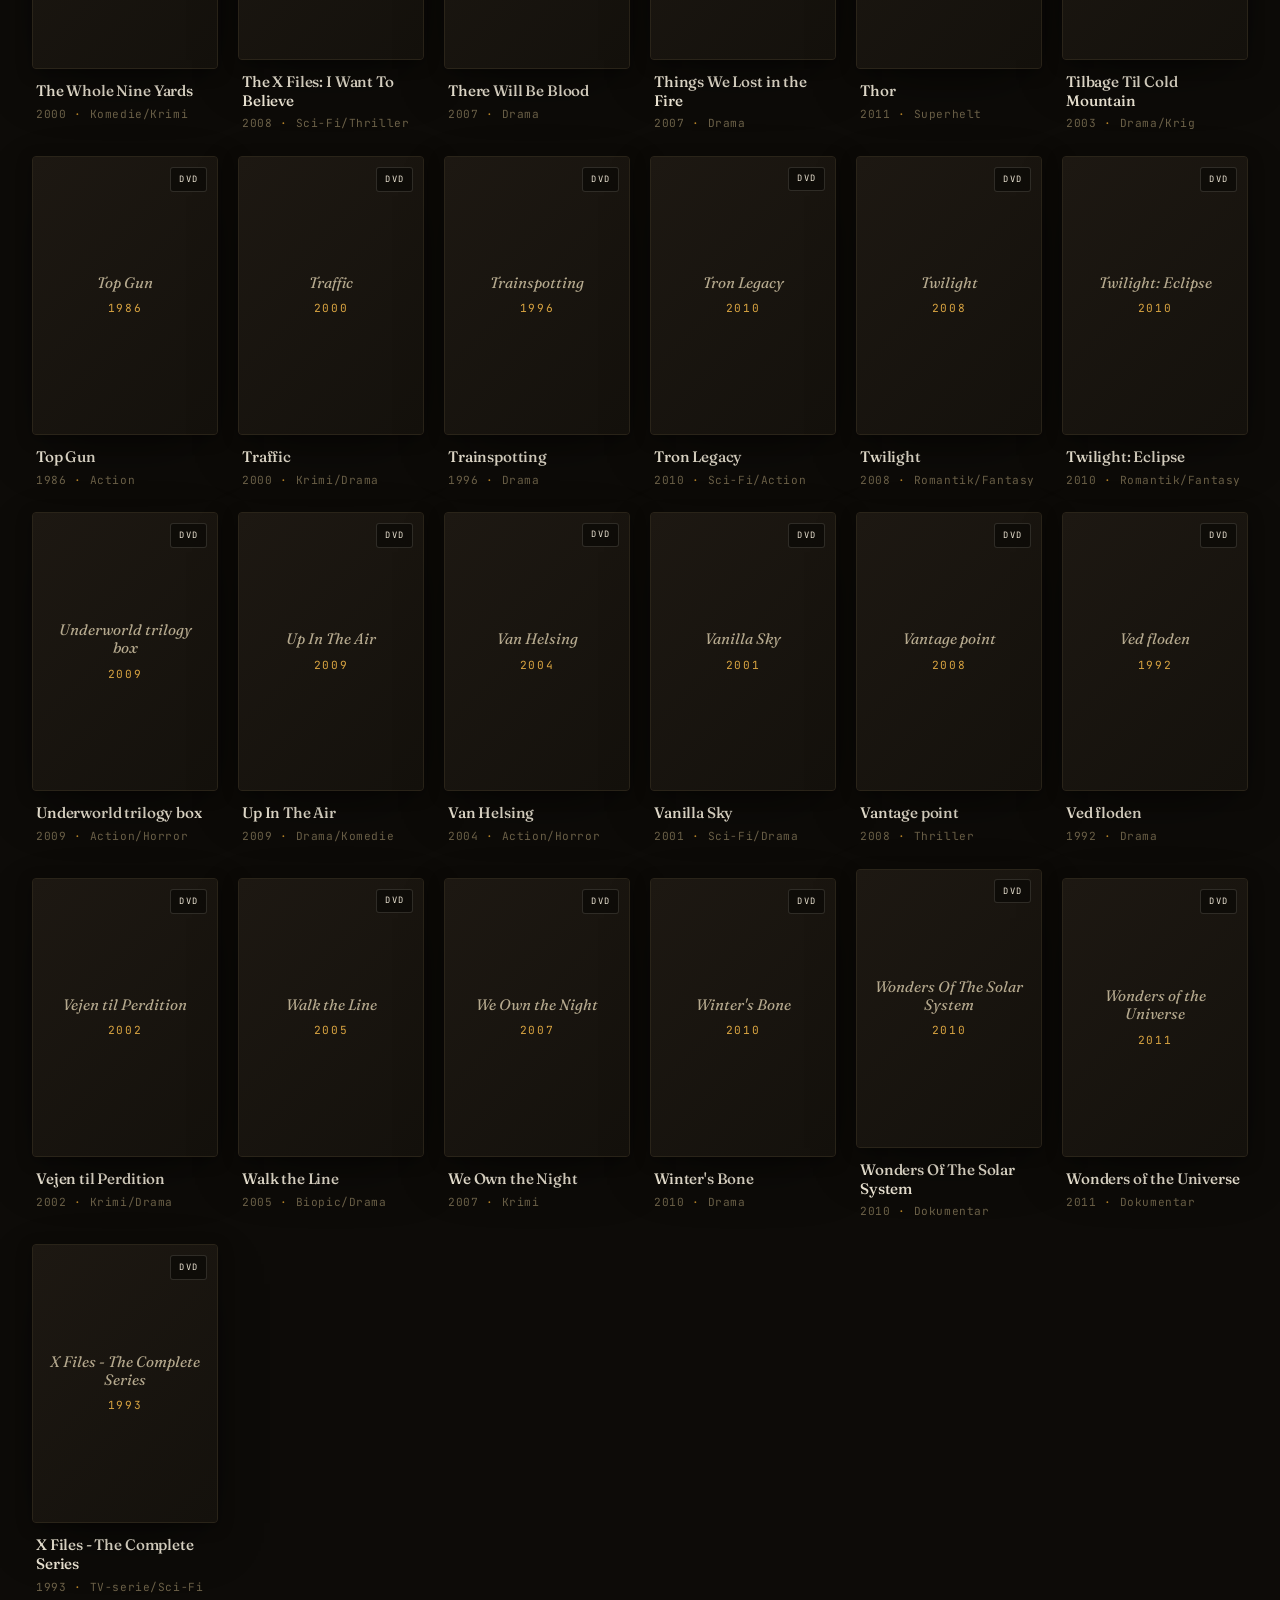
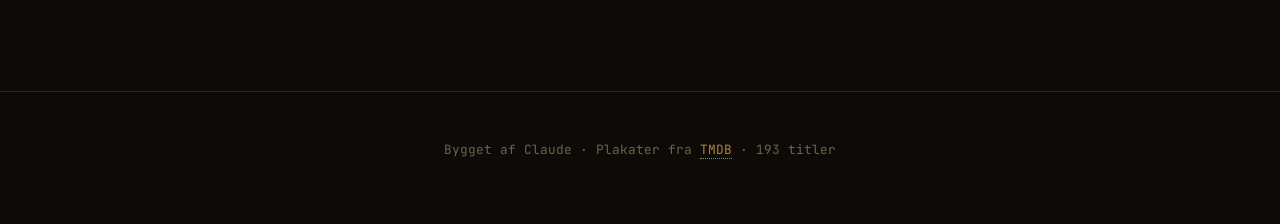
<file: filmsamling.html>
<!DOCTYPE html>
<html lang="da">
<head>
<meta charset="UTF-8">
<meta name="viewport" content="width=device-width,initial-scale=1">
<title>Filmsamling — Søren</title>
<link rel="preconnect" href="https://fonts.googleapis.com">
<link rel="preconnect" href="https://fonts.gstatic.com" crossorigin>
<link href="https://fonts.googleapis.com/css2?family=Fraunces:opsz,wght@9..144,300..900&family=Geist:wght@300..700&family=JetBrains+Mono:wght@400;600&display=swap" rel="stylesheet">
<style>
:root {
  --bg: #0d0b08;
  --bg-2: #14110c;
  --surface: #1d1812;
  --surface-2: #261f17;
  --text: #ece5d4;
  --text-dim: #b5a98e;
  --text-faint: #6d6249;
  --accent: #d9a441;
  --accent-2: #b78428;
  --crimson: #8b3a2f;
  --border: #2a2419;
  --shadow: 0 20px 60px -20px rgba(0,0,0,0.6), 0 4px 16px rgba(0,0,0,0.3);
}
* { margin:0; padding:0; box-sizing:border-box; }
html { scroll-behavior:smooth; }
body {
  font-family: 'Geist', system-ui, sans-serif;
  background: var(--bg);
  color: var(--text);
  line-height: 1.5;
  min-height: 100vh;
  background-image:
    radial-gradient(ellipse at 12% -10%, rgba(217,164,65,0.06), transparent 45%),
    radial-gradient(ellipse at 90% 110%, rgba(139,58,47,0.05), transparent 55%);
  background-attachment: fixed;
  -webkit-font-smoothing: antialiased;
}
::selection { background: var(--accent); color: var(--bg); }

header {
  padding: 4rem 2rem 2rem;
  max-width: 1600px;
  margin: 0 auto;
  border-bottom: 1px solid var(--border);
}
.eyebrow {
  font-family: 'JetBrains Mono', monospace;
  font-size: 0.7rem;
  letter-spacing: 0.25em;
  text-transform: uppercase;
  color: var(--accent);
  margin-bottom: 1rem;
  display: flex;
  align-items: center;
  gap: 0.75rem;
}
.eyebrow::before {
  content: "";
  width: 24px;
  height: 1px;
  background: var(--accent);
}
h1 {
  font-family: 'Fraunces', serif;
  font-weight: 400;
  font-size: clamp(2.5rem, 6vw, 5rem);
  line-height: 0.95;
  letter-spacing: -0.02em;
  font-variation-settings: "opsz" 144, "SOFT" 50;
}
h1 em {
  font-style: italic;
  font-variation-settings: "opsz" 144, "SOFT" 100;
  color: var(--accent);
}
.tagline {
  font-family: 'Fraunces', serif;
  font-style: italic;
  font-size: 1.1rem;
  color: var(--text-dim);
  margin-top: 1rem;
  max-width: 600px;
}
.meta-bar {
  margin-top: 2.5rem;
  display: flex;
  gap: 2.5rem;
  flex-wrap: wrap;
  font-family: 'JetBrains Mono', monospace;
  font-size: 0.78rem;
  color: var(--text-dim);
}
.meta-bar span strong {
  color: var(--text);
  font-weight: 600;
  font-size: 1rem;
  display: block;
  font-family: 'Fraunces', serif;
  font-style: italic;
  margin-bottom: 2px;
}

.toolbar {
  position: sticky;
  top: 0;
  z-index: 50;
  background: rgba(13,11,8,0.88);
  backdrop-filter: blur(20px);
  -webkit-backdrop-filter: blur(20px);
  border-bottom: 1px solid var(--border);
  padding: 1rem 2rem;
}
.toolbar-inner {
  max-width: 1600px;
  margin: 0 auto;
  display: flex;
  gap: 0.75rem;
  align-items: center;
  flex-wrap: wrap;
}
.search {
  flex: 1;
  min-width: 200px;
  position: relative;
}
.search input {
  width: 100%;
  background: var(--surface);
  border: 1px solid var(--border);
  color: var(--text);
  padding: 0.75rem 1rem 0.75rem 2.5rem;
  border-radius: 6px;
  font-family: inherit;
  font-size: 0.95rem;
  transition: border-color 0.2s, background 0.2s;
}
.search input:focus {
  outline: none;
  border-color: var(--accent);
  background: var(--surface-2);
}
.search::before {
  content: "⌕";
  position: absolute;
  left: 0.95rem;
  top: 50%;
  transform: translateY(-50%);
  color: var(--text-faint);
  font-size: 1.1rem;
}
select {
  background: var(--surface);
  border: 1px solid var(--border);
  color: var(--text);
  padding: 0.75rem 2rem 0.75rem 1rem;
  border-radius: 6px;
  font-family: inherit;
  font-size: 0.85rem;
  cursor: pointer;
  appearance: none;
  background-image: url("data:image/svg+xml;utf8,<svg xmlns='http://www.w3.org/2000/svg' width='12' height='12' viewBox='0 0 12 12'><path fill='%238a7d65' d='M6 8L2 4h8z'/></svg>");
  background-repeat: no-repeat;
  background-position: right 0.7rem center;
  transition: border-color 0.2s;
}
select:hover, select:focus { border-color: var(--accent); outline: none; }
.count-pill {
  font-family: 'JetBrains Mono', monospace;
  font-size: 0.75rem;
  color: var(--text-dim);
  padding: 0.5rem 0.75rem;
  background: var(--surface);
  border-radius: 6px;
  border: 1px solid var(--border);
  white-space: nowrap;
}
.count-pill strong { color: var(--accent); }

main {
  padding: 2.5rem 2rem 6rem;
  max-width: 1600px;
  margin: 0 auto;
}
.grid {
  display: grid;
  grid-template-columns: repeat(auto-fill, minmax(180px, 1fr));
  gap: 1.5rem 1.25rem;
}
.card {
  cursor: pointer;
  background: transparent;
  border: none;
  text-align: left;
  color: inherit;
  font: inherit;
  transition: transform 0.25s cubic-bezier(.2,.8,.2,1);
}
.card:hover { transform: translateY(-4px); }
.poster {
  aspect-ratio: 2/3;
  background: var(--surface);
  border-radius: 4px;
  overflow: hidden;
  position: relative;
  box-shadow: var(--shadow);
  border: 1px solid var(--border);
}
.poster img {
  width: 100%; height: 100%;
  object-fit: cover;
  display: block;
  opacity: 0;
  transition: opacity 0.5s;
}
.poster img.loaded { opacity: 1; }
.poster-placeholder {
  position: absolute; inset: 0;
  display: flex; flex-direction: column;
  align-items: center; justify-content: center;
  padding: 1rem;
  text-align: center;
  background: linear-gradient(135deg, var(--surface), var(--bg-2));
}
.poster-placeholder .ph-title {
  font-family: 'Fraunces', serif;
  font-style: italic;
  font-size: 0.95rem;
  line-height: 1.2;
  color: var(--text-dim);
}
.poster-placeholder .ph-year {
  font-family: 'JetBrains Mono', monospace;
  font-size: 0.7rem;
  color: var(--accent);
  margin-top: 0.5rem;
  letter-spacing: 0.15em;
}
.format-badge {
  position: absolute;
  top: 0.6rem;
  right: 0.6rem;
  font-family: 'JetBrains Mono', monospace;
  font-size: 0.55rem;
  letter-spacing: 0.15em;
  padding: 0.3rem 0.5rem;
  border-radius: 3px;
  background: rgba(13,11,8,0.85);
  backdrop-filter: blur(4px);
  color: var(--text);
  border: 1px solid rgba(236,229,212,0.15);
  z-index: 2;
}
.format-badge.bluray {
  background: rgba(20,40,80,0.9);
  border-color: rgba(100,140,200,0.4);
  color: #c5d8f0;
}
.card-body { padding: 0.75rem 0.25rem 0; }
.card-title {
  font-family: 'Fraunces', serif;
  font-size: 0.95rem;
  font-weight: 500;
  line-height: 1.25;
  letter-spacing: -0.01em;
  color: var(--text);
  display: -webkit-box;
  -webkit-line-clamp: 2;
  -webkit-box-orient: vertical;
  overflow: hidden;
}
.card-meta {
  font-family: 'JetBrains Mono', monospace;
  font-size: 0.7rem;
  color: var(--text-faint);
  margin-top: 0.35rem;
  letter-spacing: 0.05em;
}
.card-meta .dot { margin: 0 0.5rem; color: var(--accent-2); }

/* MODAL */
.modal-backdrop {
  position: fixed; inset: 0;
  background: rgba(5,4,2,0.85);
  backdrop-filter: blur(8px);
  z-index: 100;
  opacity: 0;
  pointer-events: none;
  transition: opacity 0.3s;
}
.modal-backdrop.open { opacity: 1; pointer-events: all; }
.modal {
  position: fixed;
  top: 50%; left: 50%;
  transform: translate(-50%, -48%);
  width: min(900px, 92vw);
  max-height: 88vh;
  overflow-y: auto;
  background: var(--bg-2);
  border: 1px solid var(--border);
  border-radius: 10px;
  z-index: 101;
  opacity: 0;
  pointer-events: none;
  transition: opacity 0.3s, transform 0.3s cubic-bezier(.2,.8,.2,1);
  box-shadow: 0 40px 100px rgba(0,0,0,0.6);
}
.modal.open {
  opacity: 1;
  pointer-events: all;
  transform: translate(-50%, -50%);
}
.modal-close {
  position: absolute;
  top: 1rem; right: 1rem;
  width: 32px; height: 32px;
  border-radius: 50%;
  background: rgba(13,11,8,0.8);
  border: 1px solid var(--border);
  color: var(--text);
  cursor: pointer;
  font-size: 1.1rem;
  display: flex; align-items: center; justify-content: center;
  z-index: 2;
  transition: background 0.2s, border-color 0.2s;
}
.modal-close:hover { background: var(--crimson); border-color: var(--crimson); }
.modal-content {
  /* container — backdrop + grid sidder indeni */
}
.modal-backdrop-image {
  position: relative;
  height: 160px;
  border-radius: 10px 10px 0 0;
  overflow: hidden;
  background: linear-gradient(135deg, var(--surface), var(--bg-2));
  display: none;
}
.modal.has-backdrop .modal-backdrop-image { display: block; }
.modal-backdrop-image img {
  width: 100%; height: 100%;
  object-fit: cover;
  display: block;
  opacity: 0;
  transition: opacity 0.6s;
}
.modal-backdrop-image img.loaded { opacity: 0.55; }
.modal-backdrop-image::after {
  content: "";
  position: absolute; inset: 0;
  background: linear-gradient(180deg, transparent 0%, rgba(20,17,12,0.7) 70%, var(--bg-2) 100%);
  pointer-events: none;
}
.modal-grid {
  display: grid;
  grid-template-columns: 280px 1fr;
  gap: 2rem;
  padding: 2rem;
}
.modal.has-backdrop .modal-grid { padding-top: 1.5rem; }
@media (max-width: 640px) {
  .modal-grid { grid-template-columns: 1fr; }
  .modal-poster { max-width: 200px; margin: 0 auto; }
  .modal-backdrop-image { height: 110px; }
}
.modal-poster {
  aspect-ratio: 2/3;
  background: var(--surface);
  border-radius: 6px;
  overflow: hidden;
  box-shadow: var(--shadow);
  position: relative;
}
.modal-poster img { width: 100%; height: 100%; object-fit: cover; }
.modal-poster .poster-placeholder { padding: 1.5rem; }
.modal-poster .poster-placeholder .ph-title { font-size: 1.2rem; }
.modal-info h2 {
  font-family: 'Fraunces', serif;
  font-weight: 400;
  font-size: 2rem;
  line-height: 1.1;
  letter-spacing: -0.015em;
  font-variation-settings: "opsz" 144;
  margin-bottom: 0.25rem;
}
.modal-info h2 .intl {
  font-style: italic;
  color: var(--text-dim);
  font-size: 1.1rem;
  display: block;
  margin-top: 0.25rem;
  font-weight: 300;
}
.modal-meta {
  display: flex;
  gap: 0.5rem;
  margin: 1rem 0 1.5rem;
  flex-wrap: wrap;
}
.modal-meta span {
  font-family: 'JetBrains Mono', monospace;
  font-size: 0.7rem;
  letter-spacing: 0.12em;
  text-transform: uppercase;
  padding: 0.4rem 0.7rem;
  border-radius: 3px;
  background: var(--surface);
  border: 1px solid var(--border);
  color: var(--text-dim);
}
.modal-meta .year { color: var(--accent); border-color: var(--accent-2); }
.modal-meta .fmt.bluray { color: #c5d8f0; border-color: rgba(100,140,200,0.4); }
.modal-meta .rating {
  color: var(--accent);
  border-color: var(--accent-2);
  font-weight: 600;
  letter-spacing: 0.08em;
}
.modal-meta .runtime { color: var(--text); }
.modal-meta [hidden] { display: none; }

.modal-tagline {
  font-family: 'Fraunces', serif;
  font-style: italic;
  font-size: 1rem;
  line-height: 1.4;
  color: var(--accent);
  margin: 0.5rem 0 0;
  opacity: 0;
  transition: opacity 0.4s;
}
.modal-tagline.loaded { opacity: 1; }

.modal-section {
  margin-top: 1.75rem;
  padding-top: 1.25rem;
  border-top: 1px solid var(--border);
}
.modal-section h3 {
  font-family: 'JetBrains Mono', monospace;
  font-size: 0.65rem;
  font-weight: 600;
  letter-spacing: 0.25em;
  text-transform: uppercase;
  color: var(--accent);
  margin-bottom: 0.85rem;
}
.modal-overview {
  font-size: 0.95rem;
  line-height: 1.6;
  color: var(--text-dim);
}
.modal-crew {
  font-size: 0.9rem;
  color: var(--text);
  margin-bottom: 0.85rem;
}
.modal-crew strong {
  font-family: 'JetBrains Mono', monospace;
  font-size: 0.62rem;
  letter-spacing: 0.22em;
  text-transform: uppercase;
  color: var(--text-faint);
  font-weight: 500;
  margin-right: 0.75rem;
}
.modal-cast {
  display: flex;
  flex-wrap: wrap;
  gap: 0.3rem 0;
  font-size: 0.9rem;
  color: var(--text);
}
.modal-cast .cast-name + .cast-name::before {
  content: "·";
  color: var(--accent-2);
  margin: 0 0.6rem;
}
.modal-links { margin-top: 1.75rem; }
.modal-links {
  display: flex;
  flex-direction: column;
  gap: 0.5rem;
  margin-top: 1.5rem;
}
.modal-links a {
  display: flex;
  align-items: center;
  justify-content: space-between;
  padding: 0.85rem 1rem;
  background: var(--surface);
  border: 1px solid var(--border);
  border-radius: 6px;
  text-decoration: none;
  color: var(--text);
  font-size: 0.9rem;
  transition: background 0.2s, border-color 0.2s, transform 0.15s;
}
.modal-links a:hover {
  background: var(--surface-2);
  border-color: var(--accent);
  transform: translateX(2px);
}
.modal-links a .label {
  display: flex; align-items: center; gap: 0.8rem;
}
.modal-links a .icon {
  font-family: 'JetBrains Mono', monospace;
  font-size: 0.7rem;
  letter-spacing: 0.1em;
  width: 36px;
  text-align: center;
  padding: 0.3rem 0;
  background: var(--bg);
  border-radius: 3px;
  color: var(--accent);
  font-weight: 600;
}
.modal-links a .arrow { color: var(--text-faint); font-family: 'JetBrains Mono', monospace; }
.modal-links a:hover .arrow { color: var(--accent); }

.empty {
  text-align: center;
  padding: 5rem 1rem;
  color: var(--text-faint);
}
.empty p {
  font-family: 'Fraunces', serif;
  font-style: italic;
  font-size: 1.2rem;
}

footer {
  text-align: center;
  padding: 3rem 2rem 4rem;
  color: var(--text-faint);
  font-size: 0.8rem;
  font-family: 'JetBrains Mono', monospace;
  border-top: 1px solid var(--border);
}

/* API key banner */
.api-banner {
  background: linear-gradient(90deg, rgba(217,164,65,0.08), rgba(139,58,47,0.06));
  border-bottom: 1px solid var(--accent-2);
  padding: 1rem 2rem;
}
.api-banner.error {
  background: linear-gradient(90deg, rgba(139,58,47,0.15), rgba(139,58,47,0.05));
  border-bottom-color: var(--crimson);
}
.api-banner-inner {
  max-width: 1600px;
  margin: 0 auto;
  display: flex;
  gap: 1rem;
  align-items: center;
  flex-wrap: wrap;
}
.api-banner-text {
  flex: 1;
  min-width: 240px;
}
.api-banner-text strong {
  font-family: 'Fraunces', serif;
  font-weight: 500;
  font-size: 1rem;
  color: var(--text);
  display: block;
}
.api-banner-text span {
  font-size: 0.82rem;
  color: var(--text-dim);
}
.api-banner input {
  background: var(--bg);
  border: 1px solid var(--border);
  color: var(--text);
  padding: 0.6rem 0.85rem;
  border-radius: 5px;
  font-family: 'JetBrains Mono', monospace;
  font-size: 0.78rem;
  min-width: 280px;
  letter-spacing: 0.02em;
}
.api-banner input:focus {
  outline: none;
  border-color: var(--accent);
}
.api-banner button {
  background: var(--accent);
  color: var(--bg);
  border: none;
  padding: 0.6rem 1.2rem;
  border-radius: 5px;
  font-family: inherit;
  font-size: 0.85rem;
  font-weight: 600;
  cursor: pointer;
  transition: background 0.2s;
}
.api-banner button:hover { background: var(--accent-2); }
.api-banner button:disabled { opacity: 0.5; cursor: wait; }
.api-banner a {
  font-family: 'JetBrains Mono', monospace;
  font-size: 0.78rem;
  color: var(--accent);
  text-decoration: none;
  border-bottom: 1px dotted var(--accent-dim);
  padding-bottom: 1px;
}
.api-banner a:hover { color: var(--text); border-color: var(--text); }

.key-status {
  margin-left: 0.5rem;
  font-family: 'JetBrains Mono', monospace;
  font-size: 0.7rem;
  color: var(--text-faint);
  cursor: pointer;
  padding: 0.5rem 0.75rem;
  background: var(--surface);
  border: 1px solid var(--border);
  border-radius: 6px;
  transition: border-color 0.2s, color 0.2s;
}
.key-status:hover { border-color: var(--accent); color: var(--text); }
.key-status .dot {
  display: inline-block;
  width: 6px;
  height: 6px;
  border-radius: 50%;
  background: #5db575;
  margin-right: 0.4rem;
  vertical-align: middle;
}
</style>
</head>
<body>
<header>
  <div class="eyebrow">Sørens privatsamling</div>
  <h1>Filmsamlingen<br><em>på hylden</em></h1>
  <p class="tagline">Et stilfuldt udsnit af DVD- og Blu-ray-årgange fra Mean Streets (1973) til The Unbelievers (2013).</p>
  <div class="meta-bar">
    <span><strong id="stat-total">—</strong>Unikke titler</span>
    <span><strong id="stat-dvd">—</strong>DVD</span>
    <span><strong id="stat-bluray">—</strong>Blu-ray</span>
    <span><strong id="stat-decades">—</strong>Årtier dækket</span>
  </div>
</header>

<div class="api-banner" id="api-banner" hidden>
  <div class="api-banner-inner">
    <div class="api-banner-text" id="banner-text">
      <strong>Plakater kræver en gratis TMDB API-nøgle</strong>
      <span>Opret konto, gå til <em>Settings → API</em>, kopiér "API Key (v3 auth)" og indsæt nedenfor.</span>
    </div>
    <input type="password" id="api-key-input" placeholder="32-tegns API-nøgle..." spellcheck="false" autocomplete="off">
    <button id="save-key">Gem nøgle</button>
    <a href="https://www.themoviedb.org/signup" target="_blank" rel="noopener">Få gratis nøgle →</a>
  </div>
</div>

<div class="toolbar">
  <div class="toolbar-inner">
    <div class="search">
      <input type="search" id="q" placeholder="Søg på titel..." autocomplete="off">
    </div>
    <select id="genre"><option value="">Alle genrer</option></select>
    <select id="decade"><option value="">Alle årtier</option></select>
    <select id="format"><option value="">Alle formater</option></select>
    <select id="sort">
      <option value="title">Titel A-Å</option>
      <option value="title-desc">Titel Å-A</option>
      <option value="year-desc">Nyeste først</option>
      <option value="year">Ældste først</option>
    </select>
    <span class="count-pill"><strong id="visible-count">—</strong> / <span id="total-count">—</span></span>
    <span class="key-status" id="key-status" hidden><span class="dot"></span>Skift nøgle</span>
  </div>
</div>

<main>
  <div class="grid" id="grid"></div>
  <div class="empty" id="empty" hidden><p>Ingen titler matcher dit filter.</p></div>
</main>

<div class="modal-backdrop" id="backdrop"></div>
<div class="modal" id="modal" role="dialog" aria-modal="true">
  <button class="modal-close" id="close-modal" aria-label="Luk">×</button>
  <div class="modal-content" id="modal-content"></div>
</div>

<footer>
  Bygget af Claude · Plakater fra <a href="https://www.themoviedb.org" target="_blank" rel="noopener" style="color:var(--accent-2);text-decoration:none;border-bottom:1px dotted">TMDB</a> · 193 titler
</footer>

<script>
const FILMS = [{"t": "A Beautiful Mind", "y": 2001, "f": "DVD", "g": "Biopic/Drama"}, {"t": "A Cup Of Love", "y": 2007, "f": "DVD", "g": "Romantik"}, {"t": "A Good Year", "y": 2006, "f": "DVD", "g": "Romantik/Komedie"}, {"t": "A Single Man", "y": 2009, "f": "DVD", "g": "Drama"}, {"t": "Afsløringen", "y": 2007, "f": "DVD", "g": "Drama", "i": "Reservation Road"}, {"t": "Alice I Eventyrland", "y": 2010, "f": "DVD", "g": "Familie/Fantasy", "i": "Alice in Wonderland"}, {"t": "Alpha Dog", "y": 2006, "f": "DVD", "g": "Krimi/Drama"}, {"t": "American Beauty", "y": 1999, "f": "DVD", "g": "Drama"}, {"t": "American Gangster", "y": 2007, "f": "DVD", "g": "Krimi"}, {"t": "An Education", "y": 2009, "f": "DVD", "g": "Drama"}, {"t": "Back to the Future: Trilogy", "y": 1985, "f": "DVD", "g": "Sci-Fi/Komedie", "i": "Back to the Future"}, {"t": "Batman Begins", "y": 2005, "f": "DVD", "g": "Superhelt"}, {"t": "Black Swan", "y": 2010, "f": "DVD", "g": "Thriller/Drama"}, {"t": "Blinkende Lygter", "y": 2000, "f": "DVD", "g": "Dansk/Krimi"}, {"t": "Bobby", "y": 2006, "f": "DVD", "g": "Drama"}, {"t": "Boy A", "y": 2007, "f": "DVD", "g": "Drama"}, {"t": "Breaking the Waves", "y": 1996, "f": "DVD", "g": "Drama"}, {"t": "Brooklyn's Finest", "y": 2009, "f": "Blu-ray", "g": "Krimi"}, {"t": "Captain America: The First Avenger", "y": 2011, "f": "DVD", "g": "Superhelt"}, {"t": "Cassandra's Dream", "y": 2007, "f": "DVD", "g": "Drama/Thriller"}, {"t": "Catch Me If You Can", "y": 2002, "f": "DVD", "g": "Krimi/Drama"}, {"t": "Centurion", "y": 2010, "f": "DVD", "g": "Action/Historisk"}, {"t": "CHE - A Revolutionary Life", "y": 2008, "f": "DVD", "g": "Biopic/Drama", "i": "Che Part One"}, {"t": "Cinderella Man", "y": 2005, "f": "DVD", "g": "Biopic/Sport"}, {"t": "Constantine", "y": 2005, "f": "DVD", "g": "Fantasy/Horror"}, {"t": "Contact", "y": 1997, "f": "DVD", "g": "Sci-Fi"}, {"t": "Corpse Bride", "y": 2005, "f": "DVD", "g": "Animation/Familie"}, {"t": "Cosmos", "y": 1980, "f": "DVD", "g": "Dokumentar", "i": "Cosmos: A Personal Voyage"}, {"t": "Cowboys & Aliens", "y": 2011, "f": "DVD", "g": "Sci-Fi/Western"}, {"t": "Crash", "y": 2004, "f": "DVD", "g": "Drama"}, {"t": "Days of Thunder", "y": 1990, "f": "DVD", "g": "Action"}, {"t": "Dear John", "y": 2010, "f": "DVD", "g": "Romantik"}, {"t": "Dear Wendy", "y": 2004, "f": "DVD", "g": "Drama"}, {"t": "Desperado", "y": 1995, "f": "DVD", "g": "Action"}, {"t": "Dirty Dancing", "y": 1987, "f": "DVD", "g": "Romantik/Musical"}, {"t": "Drageløberen", "y": 2007, "f": "DVD", "g": "Drama", "i": "The Kite Runner"}, {"t": "Døde Poeters Klub", "y": 1989, "f": "DVD", "g": "Drama", "i": "Dead Poets Society"}, {"t": "Eastern Promises", "y": 2007, "f": "DVD", "g": "Krimi"}, {"t": "Ed Wood", "y": 1994, "f": "DVD", "g": "Biopic/Komedie"}, {"t": "Edward Saksehånd", "y": 1990, "f": "DVD", "g": "Fantasy/Romantik", "i": "Edward Scissorhands"}, {"t": "En Verden Udenfor", "y": 1994, "f": "DVD", "g": "Drama", "i": "Legends of the Fall"}, {"t": "Fear and Loathing in Las Vegas", "y": 1998, "f": "DVD", "g": "Komedie/Drama"}, {"t": "Fidibus", "y": 2006, "f": "DVD", "g": "Dansk/Komedie"}, {"t": "Fight Club", "y": 1999, "f": "DVD", "g": "Drama/Thriller"}, {"t": "Four Brothers", "y": 2005, "f": "DVD", "g": "Action/Krimi"}, {"t": "Fracture", "y": 2007, "f": "DVD", "g": "Thriller"}, {"t": "Født den 4. juli", "y": 1989, "f": "DVD", "g": "Krig/Drama", "i": "Born on the Fourth of July"}, {"t": "Gladiator", "y": 2000, "f": "DVD", "g": "Action/Historisk"}, {"t": "Good Will Hunting", "y": 1997, "f": "DVD", "g": "Drama"}, {"t": "Harry Brown", "y": 2009, "f": "DVD", "g": "Krimi/Thriller"}, {"t": "Harry Potter og Fønixordenen", "y": 2007, "f": "DVD", "g": "Fantasy/Familie", "i": "Harry Potter and the Order of the Phoenix"}, {"t": "Harsh Times", "y": 2005, "f": "DVD", "g": "Krimi/Drama"}, {"t": "Hart's War", "y": 2002, "f": "DVD", "g": "Krig/Drama"}, {"t": "Headhunter", "y": 2009, "f": "DVD", "g": "Thriller"}, {"t": "Heksene fra Warren Manor - Sæson 5", "y": 2002, "f": "DVD", "g": "TV-serie/Fantasy", "i": "Charmed"}, {"t": "Heksene fra Warren Manor - Sæson 6", "y": 2003, "f": "DVD", "g": "TV-serie/Fantasy", "i": "Charmed"}, {"t": "Heksene fra Warren Manor - Sæson 8", "y": 2005, "f": "DVD", "g": "TV-serie/Fantasy", "i": "Charmed"}, {"t": "Helt sikkert... Måske", "y": 2008, "f": "DVD", "g": "Romantik/Komedie", "i": "Definitely Maybe"}, {"t": "Hobbitten: En Uventet Rejse", "y": 2012, "f": "Blu-ray", "g": "Fantasy", "i": "The Hobbit An Unexpected Journey"}, {"t": "Hollywood Cops", "y": 2003, "f": "DVD", "g": "Action/Komedie", "i": "Hollywood Homicide"}, {"t": "Hooligans", "y": 2005, "f": "DVD", "g": "Drama", "i": "Green Street Hooligans"}, {"t": "Hulk", "y": 2003, "f": "DVD", "g": "Superhelt"}, {"t": "I Love You Phillip Morris", "y": 2009, "f": "DVD", "g": "Komedie/Romantik"}, {"t": "I'm Not There", "y": 2007, "f": "DVD", "g": "Biopic/Drama"}, {"t": "Illusionisten", "y": 2006, "f": "DVD", "g": "Drama/Mystery", "i": "The Illusionist"}, {"t": "Inception", "y": 2010, "f": "DVD", "g": "Sci-Fi/Thriller"}, {"t": "Into the Wild", "y": 2007, "f": "DVD", "g": "Biopic/Drama"}, {"t": "Iron Man", "y": 2008, "f": "DVD", "g": "Superhelt"}, {"t": "Iron Man 2", "y": 2010, "f": "DVD", "g": "Superhelt"}, {"t": "It", "y": 1990, "f": "DVD", "g": "Horror", "i": "Stephen King It"}, {"t": "Jolly Roger", "y": 2001, "f": "DVD", "g": "Dansk/Familie"}, {"t": "Just Like Heaven", "y": 2005, "f": "DVD", "g": "Romantik/Komedie"}, {"t": "Kick-Ass", "y": 2010, "f": "DVD", "g": "Action/Superhelt"}, {"t": "Kill Bill: Vol. 2", "y": 2004, "f": "DVD", "g": "Action"}, {"t": "Knocked Up", "y": 2007, "f": "DVD", "g": "Komedie"}, {"t": "Knowing", "y": 2009, "f": "DVD", "g": "Sci-Fi/Thriller"}, {"t": "Kongekabale", "y": 2004, "f": "DVD", "g": "Dansk/Thriller", "i": "King's Game"}, {"t": "Kærlighed ved første hik", "y": 1999, "f": "DVD", "g": "Dansk/Familie"}, {"t": "Last Man Standing", "y": 1996, "f": "DVD", "g": "Action"}, {"t": "Leaving Las Vegas", "y": 1995, "f": "DVD", "g": "Drama"}, {"t": "Letters from Iwo Jima", "y": 2006, "f": "DVD", "g": "Krig"}, {"t": "Lock, Stock & Two Smoking Barrels: Rub & Stub og To Rygende Geværer", "y": 1998, "f": "DVD", "g": "Krimi/Komedie", "i": "Lock Stock and Two Smoking Barrels"}, {"t": "Lord of the Rings. Ringenes Herre: Kongen vender tilbage", "y": 2003, "f": "DVD", "g": "Fantasy", "i": "The Lord of the Rings The Return of the King"}, {"t": "Lord Of War", "y": 2005, "f": "DVD", "g": "Krimi/Drama"}, {"t": "Lost in Translation", "y": 2003, "f": "DVD", "g": "Drama"}, {"t": "Lucky Number Slevin", "y": 2006, "f": "DVD", "g": "Krimi/Thriller"}, {"t": "Marvel's The Avengers", "y": 2012, "f": "DVD", "g": "Superhelt", "i": "The Avengers"}, {"t": "Me & Orson Welles", "y": 2008, "f": "DVD", "g": "Drama", "i": "Me and Orson Welles"}, {"t": "Mean Streets", "y": 1973, "f": "DVD", "g": "Krimi"}, {"t": "Miami Vice", "y": 2006, "f": "DVD", "g": "Action/Krimi"}, {"t": "Midnight In Paris", "y": 2011, "f": "DVD", "g": "Komedie/Romantik"}, {"t": "Nat på Museet", "y": 2006, "f": "DVD", "g": "Familie/Komedie", "i": "Night at the Museum"}, {"t": "Natural Born Killers", "y": 1994, "f": "DVD", "g": "Krimi"}, {"t": "Ned Kelly", "y": 2003, "f": "DVD", "g": "Action/Biopic"}, {"t": "Niceville", "y": 2011, "f": "DVD", "g": "Drama", "i": "The Help"}, {"t": "Nine", "y": 2009, "f": "Blu-ray", "g": "Musical/Drama"}, {"t": "Nord Og Syd: Bog Et", "y": 1985, "f": "DVD", "g": "TV-serie/Historisk", "i": "North and South"}, {"t": "Nord Og Syd: Bog To", "y": 1986, "f": "DVD", "g": "TV-serie/Historisk", "i": "North and South"}, {"t": "Nordkraft", "y": 2005, "f": "DVD", "g": "Dansk/Drama"}, {"t": "Nowhere Boy", "y": 2009, "f": "DVD", "g": "Biopic/Drama"}, {"t": "Officer og Gentleman", "y": 1982, "f": "DVD", "g": "Romantik/Drama", "i": "An Officer and a Gentleman"}, {"t": "Old School", "y": 2003, "f": "DVD", "g": "Komedie"}, {"t": "Once Upon A Time In America", "y": 1984, "f": "DVD", "g": "Krimi"}, {"t": "Pirates Of The Caribbean: Den Sorte Forbandelse", "y": 2003, "f": "DVD", "g": "Action/Eventyr", "i": "Pirates of the Caribbean The Curse of the Black Pearl"}, {"t": "Pirates of the Caribbean: Død Mands Kiste", "y": 2006, "f": "DVD", "g": "Action/Eventyr", "i": "Pirates of the Caribbean Dead Man's Chest"}, {"t": "Pirates of the Caribbean: Ved verdens ende", "y": 2007, "f": "DVD", "g": "Action/Eventyr", "i": "Pirates of the Caribbean At World's End"}, {"t": "Precious", "y": 2009, "f": "DVD", "g": "Drama"}, {"t": "Pride & Prejudice", "y": 2005, "f": "DVD", "g": "Romantik/Drama"}, {"t": "Public Enemies", "y": 2009, "f": "DVD", "g": "Krimi"}, {"t": "Pulp Fiction", "y": 1994, "f": "DVD", "g": "Krimi"}, {"t": "Red State", "y": 2011, "f": "DVD", "g": "Thriller/Horror"}, {"t": "Remember Me", "y": 2010, "f": "DVD", "g": "Romantik/Drama"}, {"t": "Revolutionary Road", "y": 2008, "f": "DVD", "g": "Drama"}, {"t": "Ringenes Herre: De To Tårne", "y": 2002, "f": "DVD", "g": "Fantasy", "i": "The Lord of the Rings The Two Towers"}, {"t": "Ringenes Herre: Eventyret Om Ringen", "y": 2001, "f": "DVD", "g": "Fantasy", "i": "The Lord of the Rings The Fellowship of the Ring"}, {"t": "Rock N Rolla", "y": 2008, "f": "DVD", "g": "Krimi", "i": "RocknRolla"}, {"t": "Saving Private Ryan", "y": 1998, "f": "DVD", "g": "Krig"}, {"t": "Scarface", "y": 1983, "f": "DVD", "g": "Krimi"}, {"t": "Seabiscuit", "y": 2003, "f": "DVD", "g": "Drama/Sport"}, {"t": "Sex and the City", "y": 2008, "f": "DVD", "g": "Romantik/Komedie", "i": "Sex and the City"}, {"t": "Sex and the City - Sesong 6", "y": 2003, "f": "DVD", "g": "TV-serie/Romantik", "i": "Sex and the City"}, {"t": "Sex And the City - Sæson 1", "y": 1998, "f": "DVD", "g": "TV-serie/Romantik", "i": "Sex and the City"}, {"t": "Sex and the City 2", "y": 2010, "f": "DVD", "g": "Romantik/Komedie"}, {"t": "Sex and the City: Season 2", "y": 1999, "f": "DVD", "g": "TV-serie/Romantik", "i": "Sex and the City"}, {"t": "Sex and the City: Season 4", "y": 2001, "f": "DVD", "g": "TV-serie/Romantik", "i": "Sex and the City Season 4"}, {"t": "Sex And The City: Säsong 3", "y": 2000, "f": "DVD", "g": "TV-serie/Romantik", "i": "Sex and the City"}, {"t": "Sex And The City: Säsong 5", "y": 2002, "f": "DVD", "g": "TV-serie/Romantik", "i": "Sex and the City"}, {"t": "Sherlock Holmes", "y": 2009, "f": "DVD", "g": "Action/Mystery"}, {"t": "Sherlock Holmes: A Game of Shadows", "y": 2011, "f": "DVD", "g": "Action/Mystery"}, {"t": "Shoot 'Em Up", "y": 2007, "f": "DVD", "g": "Action"}, {"t": "Shooter", "y": 2007, "f": "DVD", "g": "Action/Thriller"}, {"t": "Shutter Island", "y": 2009, "f": "DVD", "g": "Thriller"}, {"t": "Sjokolade", "y": 2000, "f": "DVD", "g": "Romantik/Drama", "i": "Chocolat"}, {"t": "Sky Captain and the World of Tomorrow", "y": 2004, "f": "DVD", "g": "Sci-Fi/Eventyr"}, {"t": "Skyfall", "y": 2012, "f": "Blu-ray", "g": "Action/Thriller"}, {"t": "Snatch", "y": 2000, "f": "DVD", "g": "Krimi/Komedie"}, {"t": "Straw Dogs", "y": 1971, "f": "DVD", "g": "Thriller"}, {"t": "Strømer", "y": 1976, "f": "DVD", "g": "Dansk/Krimi"}, {"t": "Sweeney Todd", "y": 2007, "f": "DVD", "g": "Musical/Horror", "i": "Sweeney Todd The Demon Barber of Fleet Street"}, {"t": "Taken", "y": 2008, "f": "DVD", "g": "Action/Thriller"}, {"t": "The Amazing Spider-Man", "y": 2012, "f": "Blu-ray", "g": "Superhelt"}, {"t": "The Assassination of Jesse James by the Coward Robert Ford", "y": 2007, "f": "DVD", "g": "Western/Drama"}, {"t": "The Aviator", "y": 2004, "f": "DVD", "g": "Biopic/Drama"}, {"t": "The Boondock Saints", "y": 1999, "f": "Blu-ray", "g": "Krimi/Action"}, {"t": "The Brothers Grimm", "y": 2005, "f": "DVD", "g": "Fantasy/Eventyr"}, {"t": "The Butterfly Effect", "y": 2004, "f": "DVD", "g": "Sci-Fi/Thriller"}, {"t": "The Dark Knight", "y": 2008, "f": "DVD", "g": "Superhelt"}, {"t": "The Day The Earth Stood Still", "y": 2008, "f": "DVD", "g": "Sci-Fi"}, {"t": "The Departed", "y": 2006, "f": "DVD", "g": "Krimi"}, {"t": "The Holiday", "y": 2006, "f": "DVD", "g": "Romantik/Komedie"}, {"t": "The Incredible Hulk", "y": 2008, "f": "DVD", "g": "Superhelt"}, {"t": "The Informant", "y": 2009, "f": "DVD", "g": "Komedie/Krimi", "i": "The Informant!"}, {"t": "The Insider", "y": 1999, "f": "DVD", "g": "Drama"}, {"t": "The Italian Job", "y": 2003, "f": "DVD", "g": "Action/Krimi"}, {"t": "The Kids are All Right", "y": 2010, "f": "DVD", "g": "Drama/Komedie"}, {"t": "The Last King of Scotland", "y": 2006, "f": "DVD", "g": "Drama/Biopic"}, {"t": "The Machinist", "y": 2004, "f": "DVD", "g": "Thriller"}, {"t": "The Man Who Wasn't There", "y": 2001, "f": "DVD", "g": "Krimi/Drama"}, {"t": "The Matrix Collection", "y": 1999, "f": "DVD", "g": "Sci-Fi/Action", "i": "The Matrix"}, {"t": "The Messenger", "y": 2009, "f": "DVD", "g": "Drama/Krig"}, {"t": "The Notebook", "y": 2004, "f": "DVD", "g": "Romantik"}, {"t": "The Prestige", "y": 2006, "f": "DVD", "g": "Thriller/Drama"}, {"t": "The Social Network", "y": 2010, "f": "DVD", "g": "Biopic/Drama"}, {"t": "The Thin Red Line", "y": 1998, "f": "DVD", "g": "Krig/Drama"}, {"t": "The Truman Show", "y": 1998, "f": "DVD", "g": "Drama/Sci-Fi"}, {"t": "The Twilight Saga: New Moon", "y": 2009, "f": "DVD", "g": "Romantik/Fantasy"}, {"t": "The Unbelievers", "y": 2013, "f": "DVD", "g": "Dokumentar"}, {"t": "The Walking Dead: Hele Første Sæson", "y": 2010, "f": "DVD", "g": "TV-serie/Horror", "i": "The Walking Dead"}, {"t": "The Whole Nine Yards", "y": 2000, "f": "DVD", "g": "Komedie/Krimi"}, {"t": "The X Files: I Want To Believe", "y": 2008, "f": "DVD", "g": "Sci-Fi/Thriller"}, {"t": "There Will Be Blood", "y": 2007, "f": "DVD", "g": "Drama"}, {"t": "Things We Lost in the Fire", "y": 2007, "f": "DVD", "g": "Drama"}, {"t": "Thor", "y": 2011, "f": "DVD", "g": "Superhelt"}, {"t": "Tilbage Til Cold Mountain", "y": 2003, "f": "DVD", "g": "Drama/Krig", "i": "Cold Mountain"}, {"t": "Top Gun", "y": 1986, "f": "DVD", "g": "Action"}, {"t": "Traffic", "y": 2000, "f": "DVD", "g": "Krimi/Drama"}, {"t": "Trainspotting", "y": 1996, "f": "DVD", "g": "Drama"}, {"t": "Tron Legacy", "y": 2010, "f": "DVD", "g": "Sci-Fi/Action"}, {"t": "Twilight", "y": 2008, "f": "DVD", "g": "Romantik/Fantasy"}, {"t": "Twilight: Eclipse", "y": 2010, "f": "DVD", "g": "Romantik/Fantasy", "i": "The Twilight Saga Eclipse"}, {"t": "Underworld trilogy box", "y": 2009, "f": "DVD", "g": "Action/Horror", "i": "Underworld"}, {"t": "Up In The Air", "y": 2009, "f": "DVD", "g": "Drama/Komedie"}, {"t": "Van Helsing", "y": 2004, "f": "DVD", "g": "Action/Horror"}, {"t": "Vanilla Sky", "y": 2001, "f": "DVD", "g": "Sci-Fi/Drama"}, {"t": "Vantage point", "y": 2008, "f": "DVD", "g": "Thriller", "i": "Vantage Point"}, {"t": "Ved floden", "y": 1992, "f": "DVD", "g": "Drama", "i": "A River Runs Through It"}, {"t": "Vejen til Perdition", "y": 2002, "f": "DVD", "g": "Krimi/Drama", "i": "Road to Perdition"}, {"t": "Walk the Line", "y": 2005, "f": "DVD", "g": "Biopic/Drama"}, {"t": "We Own the Night", "y": 2007, "f": "DVD", "g": "Krimi"}, {"t": "Winter's Bone", "y": 2010, "f": "DVD", "g": "Drama"}, {"t": "Wonders Of The Solar System", "y": 2010, "f": "DVD", "g": "Dokumentar"}, {"t": "Wonders of the Universe", "y": 2011, "f": "DVD", "g": "Dokumentar"}, {"t": "X Files - The Complete Series", "y": 1993, "f": "DVD", "g": "TV-serie/Sci-Fi", "i": "The X-Files"}];

// Cache TMDB-resultater (i memory + localStorage hvor muligt)
// v4: udvidet search-data (overview, backdrop, rating, releasedato osv.)
// detail v1: /movie eller /tv detail-call med credits + external_ids
const posterCache = new Map();
const detailCache = new Map();
const CACHE_KEY = 'posterCache_v4_tmdb';
const DETAIL_CACHE_KEY = 'detailCache_v1_tmdb';
const TMDB_KEY_STORAGE = 'tmdbApiKey';
try {
  const stored = localStorage.getItem(CACHE_KEY);
  if (stored) {
    Object.entries(JSON.parse(stored)).forEach(([k, v]) => posterCache.set(k, v));
  }
  // Ryd gamle cache-versioner
  localStorage.removeItem('posterCache');
  localStorage.removeItem('posterCache_v2');
  localStorage.removeItem('posterCache_v3_tmdb');
} catch(e) {}
try {
  const stored = localStorage.getItem(DETAIL_CACHE_KEY);
  if (stored) {
    Object.entries(JSON.parse(stored)).forEach(([k, v]) => detailCache.set(k, v));
  }
} catch(e) {}

function savePosterCache() {
  try {
    const obj = Object.fromEntries(posterCache);
    localStorage.setItem(CACHE_KEY, JSON.stringify(obj));
  } catch(e) {}
}

function saveDetailCache() {
  try {
    const obj = Object.fromEntries(detailCache);
    localStorage.setItem(DETAIL_CACHE_KEY, JSON.stringify(obj));
  } catch(e) {}
}

function getApiKey() {
  return localStorage.getItem(TMDB_KEY_STORAGE) || '';
}

function setApiKey(k) {
  if (k) localStorage.setItem(TMDB_KEY_STORAGE, k);
  else localStorage.removeItem(TMDB_KEY_STORAGE);
}

function key(f) { return (f.i || f.t) + '|' + f.y; }

// Henter search-data fra TMDB.
// Bruger /search/movie eller /search/tv afhængig af genre, falder tilbage til /search/multi.
async function fetchTmdbSearch(f) {
  const k = key(f);
  if (posterCache.has(k)) return posterCache.get(k);

  const apiKey = getApiKey();
  if (!apiKey) return null;

  const term = f.i || f.t;
  const isTv = f.g.startsWith('TV-serie');
  const enc = encodeURIComponent(term);

  // Prioriteret rækkefølge: præcis endpoint med år -> uden år -> multi-search
  const attempts = [];
  if (isTv) {
    attempts.push({ url: `https://api.themoviedb.org/3/search/tv?query=${enc}&first_air_date_year=${f.y}&api_key=${apiKey}`, type: 'tv' });
    attempts.push({ url: `https://api.themoviedb.org/3/search/tv?query=${enc}&api_key=${apiKey}`, type: 'tv' });
  } else {
    attempts.push({ url: `https://api.themoviedb.org/3/search/movie?query=${enc}&year=${f.y}&api_key=${apiKey}`, type: 'movie' });
    attempts.push({ url: `https://api.themoviedb.org/3/search/movie?query=${enc}&api_key=${apiKey}`, type: 'movie' });
  }
  attempts.push({ url: `https://api.themoviedb.org/3/search/multi?query=${enc}&api_key=${apiKey}`, type: null });

  for (const { url, type } of attempts) {
    try {
      const r = await fetch(url);
      if (r.status === 401) {
        // Ugyldig nøgle - signaler det opadtil
        showApiBanner('http', { status: 401, message: 'Invalid API key' });
        return null;
      }
      if (!r.ok) continue;
      const data = await r.json();
      if (!data.results || !data.results.length) continue;
      // Find første resultat med plakat
      const candidate = data.results.find(x => x.poster_path);
      if (!candidate) continue;
      const mediaType = type || candidate.media_type || 'movie';
      const result = {
        img: `https://image.tmdb.org/t/p/w500${candidate.poster_path}`,
        backdrop: candidate.backdrop_path ? `https://image.tmdb.org/t/p/w780${candidate.backdrop_path}` : null,
        tmdbId: candidate.id,
        tmdbType: mediaType,
        title: candidate.title || candidate.name || term,
        originalTitle: candidate.original_title || candidate.original_name || null,
        overview: candidate.overview || '',
        voteAverage: typeof candidate.vote_average === 'number' ? candidate.vote_average : null,
        voteCount: candidate.vote_count || 0,
        releaseDate: candidate.release_date || candidate.first_air_date || null,
        originalLanguage: candidate.original_language || null,
      };
      posterCache.set(k, result);
      savePosterCache();
      return result;
    } catch(e) {
      console.warn('TMDB fejl for', term, e);
    }
  }
  posterCache.set(k, null);
  savePosterCache();
  return null;
}

// Henter detail-data (runtime, tagline, credits, imdb_id) for et kendt TMDB-id.
// Kaldes først ved modal-åbning, ikke ved grid-load.
async function fetchTmdbDetail(tmdbId, tmdbType) {
  const k = `${tmdbType}|${tmdbId}`;
  if (detailCache.has(k)) return detailCache.get(k);

  const apiKey = getApiKey();
  if (!apiKey) return null;

  try {
    const url = `https://api.themoviedb.org/3/${tmdbType}/${tmdbId}?api_key=${apiKey}&append_to_response=credits,external_ids`;
    const r = await fetch(url);
    if (!r.ok) {
      detailCache.set(k, null);
      saveDetailCache();
      return null;
    }
    const data = await r.json();
    const isMovie = tmdbType === 'movie';
    const credits = data.credits || {};
    const cast = (credits.cast || []).slice(0, 6).map(c => ({
      name: c.name,
      character: c.character || null,
    }));
    const directors = isMovie
      ? (credits.crew || []).filter(c => c.job === 'Director').map(c => c.name)
      : (data.created_by || []).map(c => c.name);
    const ext = data.external_ids || {};
    const result = {
      runtime: data.runtime || null,
      episodeRuntime: !isMovie && data.episode_run_time && data.episode_run_time[0] || null,
      numberOfSeasons: data.number_of_seasons || null,
      numberOfEpisodes: data.number_of_episodes || null,
      tagline: data.tagline || null,
      genres: (data.genres || []).map(g => g.name),
      imdbId: ext.imdb_id || data.imdb_id || null,
      cast,
      directors,
      productionCountries: (data.production_countries || []).map(c => c.iso_3166_1),
      status: data.status || null,
    };
    detailCache.set(k, result);
    saveDetailCache();
    return result;
  } catch(e) {
    console.warn('TMDB detail-fejl', tmdbId, e);
    return null;
  }
}

// Test om en nøgle er gyldig. Returnerer detaljeret status så vi kan fejlfinde.
async function testApiKey(k) {
  try {
    const r = await fetch(`https://api.themoviedb.org/3/search/movie?query=inception&api_key=${k}`);
    if (r.ok) return { ok: true };
    let body = null;
    try { body = await r.json(); } catch(e) {}
    return { ok: false, reason: 'http', status: r.status, message: body && body.status_message };
  } catch(e) {
    return { ok: false, reason: 'network', message: e.message };
  }
}

function makePlaceholder(f) {
  return `<div class="poster-placeholder"><div class="ph-title">${escapeHtml(f.t)}</div><div class="ph-year">${f.y}</div></div>`;
}

function escapeHtml(s) {
  return String(s).replace(/[&<>"']/g, c => ({'&':'&amp;','<':'&lt;','>':'&gt;','"':'&quot;',"'":"&#39;"}[c]));
}

function decade(y) { return Math.floor(y/10)*10; }
function mainGenre(g) { return g.split('/')[0]; }

// Build filter options
function buildFilters() {
  const genres = [...new Set(FILMS.map(f => mainGenre(f.g)))].sort();
  const decades = [...new Set(FILMS.map(f => decade(f.y)))].sort();
  const formats = [...new Set(FILMS.map(f => f.f))].sort();
  const gSel = document.getElementById('genre');
  genres.forEach(g => gSel.insertAdjacentHTML('beforeend', `<option value="${g}">${g}</option>`));
  const dSel = document.getElementById('decade');
  decades.forEach(d => dSel.insertAdjacentHTML('beforeend', `<option value="${d}">${d}'erne</option>`));
  const fSel = document.getElementById('format');
  formats.forEach(fmt => fSel.insertAdjacentHTML('beforeend', `<option value="${fmt}">${fmt}</option>`));
}

// Render
function render() {
  const q = document.getElementById('q').value.toLowerCase().trim();
  const gFilter = document.getElementById('genre').value;
  const dFilter = document.getElementById('decade').value;
  const fFilter = document.getElementById('format').value;
  const sort = document.getElementById('sort').value;

  let filtered = FILMS.filter(f => {
    if (q && !f.t.toLowerCase().includes(q) && !(f.i && f.i.toLowerCase().includes(q))) return false;
    if (gFilter && mainGenre(f.g) !== gFilter) return false;
    if (dFilter && decade(f.y) !== +dFilter) return false;
    if (fFilter && f.f !== fFilter) return false;
    return true;
  });

  const sorters = {
    'title': (a,b) => a.t.localeCompare(b.t, 'da'),
    'title-desc': (a,b) => b.t.localeCompare(a.t, 'da'),
    'year-desc': (a,b) => b.y - a.y || a.t.localeCompare(b.t),
    'year': (a,b) => a.y - b.y || a.t.localeCompare(b.t),
  };
  filtered.sort(sorters[sort]);

  const grid = document.getElementById('grid');
  const empty = document.getElementById('empty');
  document.getElementById('visible-count').textContent = filtered.length;
  if (filtered.length === 0) {
    grid.innerHTML = '';
    empty.hidden = false;
    return;
  }
  empty.hidden = true;

  grid.innerHTML = filtered.map((f, idx) => `
    <button class="card" data-idx="${FILMS.indexOf(f)}">
      <div class="poster" data-poster-key="${key(f)}">
        <span class="format-badge${f.f === 'Blu-ray' ? ' bluray' : ''}">${f.f === 'Blu-ray' ? 'BD' : 'DVD'}</span>
        ${makePlaceholder(f)}
      </div>
      <div class="card-body">
        <div class="card-title">${escapeHtml(f.t)}</div>
        <div class="card-meta">${f.y}<span class="dot">·</span>${escapeHtml(f.g)}</div>
      </div>
    </button>
  `).join('');

  // Wire up clicks
  grid.querySelectorAll('.card').forEach(c => {
    c.addEventListener('click', () => openModal(FILMS[+c.dataset.idx]));
  });

  // Lazy load posters via IntersectionObserver
  observePosters();
}

let observer;
function observePosters() {
  if (observer) observer.disconnect();
  observer = new IntersectionObserver(entries => {
    entries.forEach(async entry => {
      if (!entry.isIntersecting) return;
      const el = entry.target;
      observer.unobserve(el);
      const idx = +el.closest('.card').dataset.idx;
      const film = FILMS[idx];
      const result = await fetchTmdbSearch(film);
      if (result && result.img) {
        const img = new Image();
        img.alt = film.t;
        img.onload = () => {
          el.querySelector('.poster-placeholder')?.remove();
          img.classList.add('loaded');
        };
        img.onerror = () => { img.remove(); };
        el.appendChild(img);
        img.src = result.img;
        requestAnimationFrame(() => img.classList.add('loaded'));
      }
    });
  }, { rootMargin: '200px' });
  document.querySelectorAll('.poster').forEach(p => observer.observe(p));
}

// Modal
async function openModal(f) {
  const content = document.getElementById('modal-content');
  const imdbSearchQ = encodeURIComponent((f.i || f.t) + ' ' + f.y);
  const wikiQ = encodeURIComponent((f.i || f.t) + ' film ' + f.y);
  const googleQ = encodeURIComponent((f.i || f.t) + ' ' + f.y + ' film');
  const tmdbSearchHref = `https://www.themoviedb.org/search?query=${encodeURIComponent(f.i || f.t)}`;

  // Render basis-skelet straks
  content.innerHTML = `
    <div class="modal-backdrop-image" id="modal-backdrop"></div>
    <div class="modal-grid">
      <div class="modal-poster" id="modal-poster">
        ${makePlaceholder(f)}
      </div>
      <div class="modal-info">
        <h2>${escapeHtml(f.t)}${f.i ? `<span class="intl">${escapeHtml(f.i)}</span>` : ''}</h2>
        <div class="modal-tagline" id="modal-tagline"></div>
        <div class="modal-meta" id="modal-meta">
          <span class="year">${f.y}</span>
          <span class="fmt${f.f === 'Blu-ray' ? ' bluray' : ''}">${f.f}</span>
          <span class="runtime" data-slot="runtime" hidden></span>
          <span class="rating" data-slot="rating" hidden></span>
          <span>${escapeHtml(f.g)}</span>
          <span>${decade(f.y)}'erne</span>
        </div>
        <div class="modal-section" id="modal-overview-section" hidden>
          <h3>Handling</h3>
          <p class="modal-overview" data-slot="overview"></p>
        </div>
        <div class="modal-section" id="modal-credits-section" hidden>
          <h3>Medvirkende</h3>
          <div class="modal-crew" data-slot="directors" hidden></div>
          <div class="modal-cast" data-slot="cast"></div>
        </div>
        <div class="modal-links">
          <a href="https://www.imdb.com/find/?q=${imdbSearchQ}&s=tt&ttype=ft" target="_blank" rel="noopener" id="imdb-link">
            <span class="label"><span class="icon">IMDB</span>Find på IMDB</span>
            <span class="arrow">→</span>
          </a>
          <a href="${tmdbSearchHref}" target="_blank" rel="noopener" id="tmdb-link">
            <span class="label"><span class="icon">TMDB</span>Søg på TMDB</span>
            <span class="arrow">→</span>
          </a>
          <a href="https://en.wikipedia.org/wiki/Special:Search?search=${wikiQ}" target="_blank" rel="noopener">
            <span class="label"><span class="icon">WIKI</span>Søg på Wikipedia</span>
            <span class="arrow">→</span>
          </a>
          <a href="https://www.google.com/search?q=${googleQ}" target="_blank" rel="noopener">
            <span class="label"><span class="icon">SØG</span>Google-søgning</span>
            <span class="arrow">→</span>
          </a>
          <a href="https://letterboxd.com/search/films/${encodeURIComponent((f.i || f.t))}/" target="_blank" rel="noopener">
            <span class="label"><span class="icon">LB</span>Find på Letterboxd</span>
            <span class="arrow">→</span>
          </a>
        </div>
      </div>
    </div>
  `;
  document.getElementById('modal').classList.add('open');
  document.getElementById('modal').classList.remove('has-backdrop');
  document.getElementById('backdrop').classList.add('open');
  document.body.style.overflow = 'hidden';

  // Anvend cached data straks hvis det findes
  const cachedSearch = posterCache.get(key(f));
  if (cachedSearch) applySearchData(cachedSearch, f);
  let cachedDetail = null;
  if (cachedSearch && cachedSearch.tmdbId) {
    cachedDetail = detailCache.get(`${cachedSearch.tmdbType}|${cachedSearch.tmdbId}`);
    if (cachedDetail) applyDetailData(cachedDetail);
  }

  // Hent friske data hvis ikke cached
  let search = cachedSearch;
  if (search === undefined) {
    search = await fetchTmdbSearch(f);
    if (search) applySearchData(search, f);
  }
  if (search && search.tmdbId && !cachedDetail && !detailCache.has(`${search.tmdbType}|${search.tmdbId}`)) {
    const detail = await fetchTmdbDetail(search.tmdbId, search.tmdbType);
    if (detail) applyDetailData(detail);
  }
}

function applySearchData(s, f) {
  if (!s) return;
  // Poster
  if (s.img) {
    const mp = document.getElementById('modal-poster');
    if (mp && !mp.querySelector('img')) {
      const img = new Image();
      img.alt = f.t;
      img.onload = () => {
        mp.querySelector('.poster-placeholder')?.remove();
        mp.appendChild(img);
      };
      img.src = s.img;
    }
  }
  // Backdrop
  if (s.backdrop) {
    const bd = document.getElementById('modal-backdrop');
    if (bd && !bd.querySelector('img')) {
      const img = new Image();
      img.alt = '';
      img.onload = () => {
        bd.appendChild(img);
        requestAnimationFrame(() => img.classList.add('loaded'));
      };
      img.src = s.backdrop;
      document.getElementById('modal').classList.add('has-backdrop');
    }
  }
  // Overview / plot
  if (s.overview) {
    const ov = document.querySelector('[data-slot="overview"]');
    if (ov) {
      ov.textContent = s.overview;
      document.getElementById('modal-overview-section').hidden = false;
    }
  }
  // Rating (skjul hvis for få stemmer)
  if (typeof s.voteAverage === 'number' && s.voteAverage > 0 && s.voteCount >= 5) {
    const r = document.querySelector('[data-slot="rating"]');
    if (r) {
      r.textContent = `★ ${s.voteAverage.toFixed(1)}`;
      r.hidden = false;
      r.title = `${s.voteCount.toLocaleString('da-DK')} stemmer på TMDB`;
    }
  }
  // TMDB direkte link
  if (s.tmdbId) {
    const link = document.getElementById('tmdb-link');
    if (link) {
      link.href = `https://www.themoviedb.org/${s.tmdbType}/${s.tmdbId}`;
      link.querySelector('.label').innerHTML = '<span class="icon">TMDB</span>TMDB-side';
    }
  }
}

function applyDetailData(d) {
  if (!d) return;
  // Runtime (film) eller sæson/afsnit-info (TV)
  const runtimeSlot = document.querySelector('[data-slot="runtime"]');
  if (runtimeSlot) {
    if (d.runtime) {
      const h = Math.floor(d.runtime / 60);
      const m = d.runtime % 60;
      runtimeSlot.textContent = h > 0 ? `${h}t ${m}m` : `${m} min`;
      runtimeSlot.hidden = false;
    } else if (d.numberOfSeasons || d.numberOfEpisodes) {
      const parts = [];
      if (d.numberOfSeasons) parts.push(`${d.numberOfSeasons} sæson${d.numberOfSeasons === 1 ? '' : 'er'}`);
      if (d.numberOfEpisodes) parts.push(`${d.numberOfEpisodes} afsnit`);
      runtimeSlot.textContent = parts.join(' · ');
      runtimeSlot.hidden = false;
    }
  }
  // Tagline
  if (d.tagline) {
    const tl = document.getElementById('modal-tagline');
    if (tl) {
      tl.textContent = `"${d.tagline}"`;
      tl.classList.add('loaded');
    }
  }
  // Instruktør/skaber
  const credSection = document.getElementById('modal-credits-section');
  if (d.directors && d.directors.length) {
    const slot = document.querySelector('[data-slot="directors"]');
    if (slot) {
      const label = d.directors.length > 1 ? 'Instruktører' : 'Instruktør';
      slot.innerHTML = `<strong>${label}</strong>${escapeHtml(d.directors.join(', '))}`;
      slot.hidden = false;
      if (credSection) credSection.hidden = false;
    }
  }
  // Cast
  if (d.cast && d.cast.length) {
    const slot = document.querySelector('[data-slot="cast"]');
    if (slot) {
      slot.innerHTML = d.cast.map(c => `<span class="cast-name">${escapeHtml(c.name)}</span>`).join('');
      if (credSection) credSection.hidden = false;
    }
  }
  // Direkte IMDB-link
  if (d.imdbId) {
    const link = document.getElementById('imdb-link');
    if (link) {
      link.href = `https://www.imdb.com/title/${d.imdbId}/`;
      link.querySelector('.label').innerHTML = '<span class="icon">IMDB</span>IMDB-side';
    }
  }
}
function closeModal() {
  document.getElementById('modal').classList.remove('open');
  document.getElementById('backdrop').classList.remove('open');
  document.body.style.overflow = '';
}
document.getElementById('close-modal').addEventListener('click', closeModal);
document.getElementById('backdrop').addEventListener('click', closeModal);
document.addEventListener('keydown', e => { if (e.key === 'Escape') closeModal(); });

// Stats
document.getElementById('stat-total').textContent = FILMS.length;
document.getElementById('stat-dvd').textContent = FILMS.filter(f => f.f === 'DVD').length;
document.getElementById('stat-bluray').textContent = FILMS.filter(f => f.f === 'Blu-ray').length;
document.getElementById('stat-decades').textContent = new Set(FILMS.map(f => decade(f.y))).size;
document.getElementById('total-count').textContent = FILMS.length;

buildFilters();
['q','genre','decade','format','sort'].forEach(id => {
  document.getElementById(id).addEventListener('input', render);
  document.getElementById(id).addEventListener('change', render);
});

// === API-nøgle UI ===
const banner = document.getElementById('api-banner');
const bannerText = document.getElementById('banner-text');
const keyInput = document.getElementById('api-key-input');
const saveBtn = document.getElementById('save-key');
const keyStatus = document.getElementById('key-status');

function showApiBanner(state, info) {
  banner.hidden = false;
  banner.classList.toggle('error', state !== 'initial');
  if (state === 'initial') {
    bannerText.innerHTML = '<strong>Plakater kræver en gratis TMDB API-nøgle</strong><span>Opret konto, gå til <em>Settings → API</em>, kopiér "API Key (v3 auth)" og indsæt nedenfor.</span>';
  } else if (state === 'http') {
    const msg = info && info.message ? ` - "${escapeHtml(info.message)}"` : '';
    const help = info && info.status === 401
      ? 'Nye nøgler kan tage 5-30 min at aktivere efter tilmelding. Tjek også at det er "API Key (v3 auth)", ikke "Read Access Token".'
      : 'Uventet HTTP-status.';
    bannerText.innerHTML = `<strong>TMDB svarede HTTP ${info.status}${msg}</strong><span>${help}</span>`;
  } else if (state === 'network') {
    const msg = info && info.message ? escapeHtml(info.message) : 'ukendt';
    bannerText.innerHTML = `<strong>Kunne ikke nå TMDB (netværks- eller CORS-fejl)</strong><span>Fejl: ${msg}. Åbn DevTools (F12) → Console for detaljer. Hvis du åbner filen via <code>file://</code>, prøv at servere den fra localhost i stedet (se konsollen for kommando).</span>`;
    console.warn('=== TMDB connection failed ===');
    console.warn('Hvis du åbner denne fil via file://, kan din browser blokere fetch til api.themoviedb.org.');
    console.warn('Løsning: server filen fra localhost. Naviger til mappen i terminal og kør:');
    console.warn('  python3 -m http.server 8000');
    console.warn('Åbn så http://localhost:8000/filmsamling.html');
  }
  keyStatus.hidden = true;
}

function hideApiBanner() {
  banner.hidden = true;
  keyStatus.hidden = false;
}

async function handleSave() {
  const k = keyInput.value.trim();
  if (!k) return;
  saveBtn.disabled = true;
  saveBtn.textContent = 'Tester...';
  const result = await testApiKey(k);
  if (result.ok) {
    setApiKey(k);
    hideApiBanner();
    // Ryd cache så vi henter med ny nøgle
    posterCache.clear();
    savePosterCache();
    render(); // re-render for at re-observe posters
  } else {
    showApiBanner(result.reason, result);
    keyInput.focus();
  }
  saveBtn.disabled = false;
  saveBtn.textContent = 'Gem nøgle';
}

saveBtn.addEventListener('click', handleSave);
keyInput.addEventListener('keydown', e => { if (e.key === 'Enter') handleSave(); });
keyStatus.addEventListener('click', () => {
  keyInput.value = getApiKey();
  showApiBanner('initial');
});

// Vis banner hvis ingen nøgle er gemt
if (!getApiKey()) {
  showApiBanner('initial');
} else {
  keyStatus.hidden = false;
}

render();
</script>
</body>
</html>
</file>
<file: style.css>
/* ===== Reset & Base ===== */
*, *::before, *::after {
  margin: 0;
  padding: 0;
  box-sizing: border-box;
}

:root {
  --color-bg: #fafafa;
  --color-surface: #ffffff;
  --color-text: #1a1a2e;
  --color-text-secondary: #555;
  --color-accent: #2563eb;
  --color-accent-light: #dbeafe;
  --color-accent-dark: #1d4ed8;
  --color-border: #e5e7eb;
  --color-muted: #9ca3af;
  --font-sans: 'Inter', -apple-system, BlinkMacSystemFont, 'Segoe UI', sans-serif;
  --font-mono: 'JetBrains Mono', 'Fira Code', monospace;
  --shadow-sm: 0 1px 2px rgba(0,0,0,0.05);
  --shadow-md: 0 4px 12px rgba(0,0,0,0.08);
  --shadow-lg: 0 8px 30px rgba(0,0,0,0.12);
  --radius: 12px;
  --transition: 0.3s cubic-bezier(0.4, 0, 0.2, 1);
}

/* Dark mode overrides */
[data-theme="dark"] {
  --color-bg: #0f1117;
  --color-surface: #1a1d27;
  --color-text: #e4e6ed;
  --color-text-secondary: #9ca3b4;
  --color-accent: #4f8ff7;
  --color-accent-light: rgba(79, 143, 247, 0.12);
  --color-accent-dark: #3b7de8;
  --color-border: #2a2d3a;
  --color-muted: #6b7280;
}

[data-theme="dark"] .navbar {
  background: rgba(15, 17, 23, 0.85);
}

[data-theme="dark"] .nav-links {
  background: rgba(15, 17, 23, 0.98);
}

[data-theme="dark"] .hero-name {
  background: linear-gradient(135deg, #e4e6ed 0%, #9ca3b4 100%);
  -webkit-background-clip: text;
  background-clip: text;
}

[data-theme="dark"] .nav-btn {
  background: var(--color-accent);
}

[data-theme="dark"] .footer {
  background: #0a0c12;
}

html {
  scroll-behavior: smooth;
  font-size: 16px;
}

body {
  font-family: var(--font-sans);
  background: var(--color-bg);
  color: var(--color-text);
  line-height: 1.6;
  -webkit-font-smoothing: antialiased;
}

a {
  color: var(--color-accent);
  text-decoration: none;
  transition: color var(--transition);
}

a:hover {
  color: var(--color-accent-dark);
}

img {
  max-width: 100%;
  display: block;
}

/* ===== Layout ===== */
.container {
  max-width: 1100px;
  margin: 0 auto;
  padding: 0 24px;
}

/* ===== Navbar ===== */
.navbar {
  position: fixed;
  top: 0;
  left: 0;
  right: 0;
  z-index: 1000;
  background: rgba(250, 250, 250, 0.85);
  backdrop-filter: blur(12px);
  -webkit-backdrop-filter: blur(12px);
  border-bottom: 1px solid transparent;
  transition: border-color var(--transition), box-shadow var(--transition);
}

.navbar.scrolled {
  border-bottom-color: var(--color-border);
  box-shadow: var(--shadow-sm);
}

.nav-container {
  max-width: 1100px;
  margin: 0 auto;
  padding: 0 24px;
  display: flex;
  align-items: center;
  justify-content: space-between;
  height: 64px;
}

.nav-logo {
  font-size: 1.25rem;
  font-weight: 700;
  color: var(--color-text);
  letter-spacing: -0.02em;
}

.nav-logo:hover {
  color: var(--color-text);
}

.accent {
  color: var(--color-accent);
}

.nav-links {
  display: flex;
  align-items: center;
  gap: 32px;
  list-style: none;
}

.nav-links a {
  color: var(--color-text-secondary);
  font-size: 0.9rem;
  font-weight: 500;
  transition: color var(--transition);
}

.nav-links a:hover {
  color: var(--color-text);
}

.nav-btn {
  background: var(--color-text);
  color: #fff !important;
  padding: 8px 20px;
  border-radius: 8px;
  font-weight: 500;
  transition: background var(--transition), transform var(--transition) !important;
}

.nav-btn:hover {
  background: var(--color-accent);
  color: #fff !important;
  transform: translateY(-1px);
}

/* Theme toggle */
.theme-toggle {
  display: flex;
  align-items: center;
  justify-content: center;
  width: 38px;
  height: 38px;
  border-radius: 10px;
  border: 1px solid var(--color-border);
  background: var(--color-surface);
  color: var(--color-text-secondary);
  cursor: pointer;
  transition: all var(--transition);
  margin-left: auto;
  margin-right: 32px;
}

.theme-toggle:hover {
  color: var(--color-accent);
  border-color: var(--color-accent);
}

/* Show the icon for the current theme preference */
.theme-toggle svg { display: none; }

[data-theme-pref="light"] .icon-sun,
[data-theme-pref="dark"] .icon-moon,
[data-theme-pref="system"] .icon-system { display: block; }

.nav-toggle {
  display: none;
  flex-direction: column;
  gap: 5px;
  background: none;
  border: none;
  cursor: pointer;
  padding: 4px;
}

.nav-toggle span {
  display: block;
  width: 24px;
  height: 2px;
  background: var(--color-text);
  border-radius: 2px;
  transition: var(--transition);
}

/* ===== Hero ===== */
.hero {
  min-height: 100vh;
  display: flex;
  align-items: center;
  justify-content: center;
  position: relative;
  overflow: hidden;
  padding: 80px 24px 40px;
}

.hero-bg-pattern {
  position: absolute;
  inset: 0;
  background:
    radial-gradient(circle at 20% 50%, rgba(37, 99, 235, 0.06) 0%, transparent 50%),
    radial-gradient(circle at 80% 20%, rgba(37, 99, 235, 0.04) 0%, transparent 40%),
    radial-gradient(circle at 60% 80%, rgba(139, 92, 246, 0.03) 0%, transparent 40%);
  pointer-events: none;
}

.hero-container {
  max-width: 1100px;
  margin: 0 auto;
  display: flex;
  align-items: center;
  gap: 64px;
  position: relative;
  z-index: 1;
}

.hero-image-wrapper {
  position: relative;
  flex-shrink: 0;
  z-index: 0;
  margin-right: -70px;
}

.hero-image-ring {
  position: absolute;
  inset: -8px;
  border-radius: 50%;
  background: linear-gradient(135deg, var(--color-accent), #8b5cf6);
  opacity: 0.15;
  animation: pulse-ring 3s ease-in-out infinite;
}

@keyframes pulse-ring {
  0%, 100% { transform: scale(1); opacity: 0.15; }
  50% { transform: scale(1.05); opacity: 0.25; }
}

.hero-image {
  width: 320px;
  height: 320px;
  border-radius: 50%;
  object-fit: cover;
  border: 4px solid var(--color-surface);
  box-shadow: var(--shadow-lg);
  position: relative;
  z-index: 1;
}

.hero-content {
  flex: 1;
  position: relative;
  z-index: 2;
}

.hero-greeting {
  font-size: 1rem;
  font-weight: 500;
  color: var(--color-accent);
  margin-bottom: 8px;
  font-family: var(--font-mono);
}

.hero-name {
  font-size: 3.5rem;
  font-weight: 700;
  line-height: 1.1;
  letter-spacing: -0.03em;
  margin-bottom: 12px;
  background: linear-gradient(135deg, var(--color-text) 0%, #374151 100%);
  -webkit-background-clip: text;
  -webkit-text-fill-color: transparent;
  background-clip: text;
}

.hero-title {
  font-size: 1.35rem;
  color: var(--color-text-secondary);
  font-weight: 400;
  margin-bottom: 12px;
}

.hero-location {
  display: flex;
  align-items: center;
  gap: 6px;
  color: var(--color-muted);
  font-size: 0.9rem;
  margin-bottom: 28px;
}

.hero-location svg {
  flex-shrink: 0;
}

.hero-actions {
  display: flex;
  gap: 12px;
  margin-bottom: 32px;
}

.btn {
  display: inline-flex;
  align-items: center;
  gap: 8px;
  padding: 12px 28px;
  border-radius: 10px;
  font-size: 0.95rem;
  font-weight: 600;
  font-family: var(--font-sans);
  cursor: pointer;
  transition: all var(--transition);
  border: none;
}

.btn-primary {
  background: var(--color-accent);
  color: #fff;
  box-shadow: 0 2px 8px rgba(37, 99, 235, 0.3);
}

.btn-primary:hover {
  background: var(--color-accent-dark);
  color: #fff;
  transform: translateY(-2px);
  box-shadow: 0 4px 16px rgba(37, 99, 235, 0.4);
}

.btn-outline {
  background: transparent;
  color: var(--color-text);
  border: 2px solid var(--color-border);
}

.btn-outline:hover {
  border-color: var(--color-accent);
  color: var(--color-accent);
  transform: translateY(-2px);
}

.hero-socials {
  display: flex;
  gap: 16px;
}

.hero-socials a {
  display: flex;
  align-items: center;
  justify-content: center;
  width: 42px;
  height: 42px;
  border-radius: 10px;
  background: var(--color-surface);
  color: var(--color-text-secondary);
  border: 1px solid var(--color-border);
  transition: all var(--transition);
}

.hero-socials a:hover {
  color: var(--color-accent);
  border-color: var(--color-accent);
  transform: translateY(-2px);
  box-shadow: var(--shadow-md);
}

.scroll-indicator {
  position: absolute;
  bottom: 32px;
  left: 50%;
  transform: translateX(-50%);
  display: flex;
  flex-direction: column;
  align-items: center;
  gap: 8px;
  color: var(--color-muted);
  font-size: 0.75rem;
  font-weight: 500;
  letter-spacing: 0.1em;
  text-transform: uppercase;
}

.scroll-line {
  width: 1px;
  height: 32px;
  background: var(--color-muted);
  position: relative;
  overflow: hidden;
}

.scroll-line::after {
  content: '';
  position: absolute;
  top: -100%;
  left: 0;
  width: 100%;
  height: 100%;
  background: var(--color-accent);
  animation: scroll-anim 2s ease-in-out infinite;
}

@keyframes scroll-anim {
  0% { top: -100%; }
  50% { top: 100%; }
  100% { top: 100%; }
}

/* ===== Sections ===== */
.section {
  padding: 100px 0;
}

.section-alt {
  background: var(--color-surface);
}

.section-title {
  font-size: 2rem;
  font-weight: 700;
  letter-spacing: -0.02em;
  margin-bottom: 48px;
  position: relative;
  display: inline-block;
}

.section-title::after {
  content: '';
  position: absolute;
  bottom: -8px;
  left: 0;
  width: 48px;
  height: 3px;
  background: var(--color-accent);
  border-radius: 2px;
}

/* ===== About ===== */
.about-content {
  display: grid;
  gap: 48px;
}

.about-lead {
  font-size: 1.25rem;
  font-weight: 500;
  color: var(--color-text);
  margin-bottom: 16px;
  font-style: italic;
}

.about-text p {
  color: var(--color-text-secondary);
  font-size: 1.05rem;
  line-height: 1.8;
}

.about-stats {
  display: grid;
  grid-template-columns: repeat(3, 1fr);
  gap: 20px;
}

.stat-card {
  background: var(--color-surface);
  border: 1px solid var(--color-border);
  border-radius: var(--radius);
  padding: 28px 24px;
  transition: all var(--transition);
}

.stat-card:hover {
  border-color: var(--color-accent);
  box-shadow: var(--shadow-md);
  transform: translateY(-4px);
}

.stat-icon {
  width: 48px;
  height: 48px;
  border-radius: 10px;
  background: var(--color-accent-light);
  color: var(--color-accent);
  display: flex;
  align-items: center;
  justify-content: center;
  margin-bottom: 16px;
}

.stat-card h3 {
  font-size: 1rem;
  font-weight: 600;
  margin-bottom: 8px;
}

.stat-card p {
  font-size: 0.875rem;
  color: var(--color-muted);
}

/* ===== Timeline / Experience ===== */
.timeline {
  position: relative;
  padding-left: 32px;
}

.timeline::before {
  content: '';
  position: absolute;
  left: 7px;
  top: 8px;
  bottom: 8px;
  width: 2px;
  background: var(--color-border);
}

.timeline-item {
  position: relative;
  padding-bottom: 40px;
}

.timeline-item:last-child {
  padding-bottom: 0;
}

.timeline-marker {
  position: absolute;
  left: -32px;
  top: 6px;
  width: 16px;
  height: 16px;
  border-radius: 50%;
  background: var(--color-surface);
  border: 3px solid var(--color-accent);
  z-index: 1;
}

.timeline-item:first-child .timeline-marker {
  background: var(--color-accent);
  box-shadow: 0 0 0 4px var(--color-accent-light);
}

.timeline-content {
  background: var(--color-surface);
  border: 1px solid var(--color-border);
  border-radius: var(--radius);
  padding: 24px;
  transition: all var(--transition);
}

.timeline-content:hover {
  border-color: var(--color-accent);
  box-shadow: var(--shadow-md);
  transform: translateX(4px);
}

.timeline-date {
  display: inline-block;
  font-size: 0.8rem;
  font-weight: 600;
  color: var(--color-accent);
  font-family: var(--font-mono);
  margin-bottom: 8px;
}

.timeline-content h3 {
  font-size: 1.1rem;
  font-weight: 600;
  margin-bottom: 4px;
}

.timeline-company {
  font-size: 0.9rem;
  color: var(--color-muted);
  font-style: italic;
  margin-bottom: 12px;
}

.timeline-desc {
  font-size: 0.9rem;
  color: var(--color-text-secondary);
  line-height: 1.7;
}

/* Expandable details on a timeline entry */
.timeline-more {
  margin-top: 12px;
}

.timeline-more summary {
  display: inline-flex;
  align-items: center;
  gap: 6px;
  font-size: 0.85rem;
  font-weight: 600;
  color: var(--color-accent);
  cursor: pointer;
  list-style: none;
}

.timeline-more summary::-webkit-details-marker {
  display: none;
}

.timeline-more summary svg {
  transition: transform var(--transition);
}

.timeline-more[open] summary svg {
  transform: rotate(180deg);
}

.timeline-more-collapse,
.timeline-more[open] .timeline-more-expand {
  display: none;
}

.timeline-more[open] .timeline-more-collapse {
  display: inline;
}

.timeline-details {
  margin-top: 12px;
  padding-left: 20px;
  font-size: 0.9rem;
  color: var(--color-text-secondary);
  line-height: 1.7;
}

.timeline-details li + li {
  margin-top: 8px;
}

/* Animate the open and close where the browser supports it */
@supports (interpolate-size: allow-keywords) {
  .timeline-more {
    interpolate-size: allow-keywords;
  }

  .timeline-more::details-content {
    block-size: 0;
    overflow: hidden;
    transition: block-size var(--transition), content-visibility var(--transition) allow-discrete;
  }

  .timeline-more[open]::details-content {
    block-size: auto;
  }
}

/* ===== Skills ===== */
.skills-grid {
  display: grid;
  grid-template-columns: repeat(2, 1fr);
  gap: 32px;
}

.skill-category {
  background: var(--color-bg);
  border: 1px solid var(--color-border);
  border-radius: var(--radius);
  padding: 28px;
  transition: all var(--transition);
}

.skill-category:hover {
  box-shadow: var(--shadow-md);
  transform: translateY(-2px);
}

.skill-category h3 {
  font-size: 0.85rem;
  font-weight: 600;
  text-transform: uppercase;
  letter-spacing: 0.08em;
  color: var(--color-accent);
  margin-bottom: 16px;
}

.skill-tags {
  display: flex;
  flex-wrap: wrap;
  gap: 8px;
}

.skill-tag {
  display: inline-block;
  padding: 6px 14px;
  background: var(--color-surface);
  border: 1px solid var(--color-border);
  border-radius: 8px;
  font-size: 0.875rem;
  font-weight: 500;
  color: var(--color-text);
  transition: all var(--transition);
}

.skill-tag:hover {
  border-color: var(--color-accent);
  color: var(--color-accent);
  background: var(--color-accent-light);
}

/* ===== Contact ===== */
.contact-content {
  display: grid;
  grid-template-columns: repeat(3, 1fr);
  gap: 24px;
}

.contact-card {
  background: var(--color-surface);
  border: 1px solid var(--color-border);
  border-radius: var(--radius);
  padding: 32px 24px;
  text-align: center;
  transition: all var(--transition);
  display: block;
  text-decoration: none;
  color: inherit;
}

.contact-card:hover {
  border-color: var(--color-accent);
  box-shadow: var(--shadow-md);
  transform: translateY(-4px);
}

.contact-icon {
  width: 56px;
  height: 56px;
  border-radius: 14px;
  background: var(--color-accent-light);
  color: var(--color-accent);
  display: flex;
  align-items: center;
  justify-content: center;
  margin: 0 auto 16px;
}

.contact-card h3 {
  font-size: 1rem;
  font-weight: 600;
  margin-bottom: 8px;
}

.contact-card span,
.contact-card p {
  font-size: 0.9rem;
  color: var(--color-text-secondary);
}

.contact-card:hover span {
  color: var(--color-accent);
}

/* Ring that appears after the "Get in Touch" button scrolls here */
.contact-card.highlight {
  outline: 2px solid transparent;
  animation: contact-ring 2.5s ease-out;
}

.contact-card.highlight:nth-child(2) { animation-delay: 0.12s; }
.contact-card.highlight:nth-child(3) { animation-delay: 0.24s; }

@keyframes contact-ring {
  0% { outline-color: transparent; outline-offset: 14px; }
  20%, 70% { outline-color: var(--color-accent); outline-offset: 4px; }
  100% { outline-color: transparent; outline-offset: 4px; }
}

/* ===== Footer ===== */
.footer {
  background: var(--color-text);
  color: #fff;
  padding: 40px 0;
}

.footer-content {
  display: flex;
  align-items: center;
  justify-content: space-between;
  flex-wrap: wrap;
  gap: 16px;
}

.footer-logo {
  font-size: 1.15rem;
  font-weight: 700;
  letter-spacing: -0.02em;
}

.footer-socials {
  display: flex;
  gap: 12px;
}

.footer-socials a {
  display: flex;
  align-items: center;
  justify-content: center;
  width: 36px;
  height: 36px;
  border-radius: 8px;
  color: rgba(255,255,255,0.6);
  border: 1px solid rgba(255,255,255,0.15);
  transition: all var(--transition);
}

.footer-socials a:hover {
  color: #fff;
  border-color: var(--color-accent);
  background: var(--color-accent);
}

.footer-copy {
  font-size: 0.8rem;
  color: rgba(255,255,255,0.4);
}

/* ===== Animations ===== */
.fade-in {
  opacity: 0;
  transform: translateY(24px);
  transition: opacity 0.6s ease, transform 0.6s ease;
}

.fade-in.visible {
  opacity: 1;
  transform: translateY(0);
}

/* ===== Responsive ===== */
@media (max-width: 768px) {
  .nav-toggle {
    display: flex;
  }

  .theme-toggle {
    margin-right: 12px;
  }

  .nav-links {
    position: fixed;
    top: 64px;
    left: 0;
    right: 0;
    background: rgba(250, 250, 250, 0.98);
    backdrop-filter: blur(12px);
    flex-direction: column;
    gap: 0;
    padding: 16px 0;
    border-bottom: 1px solid var(--color-border);
    transform: translateY(-100%);
    opacity: 0;
    pointer-events: none;
    transition: all var(--transition);
  }

  .nav-links.open {
    transform: translateY(0);
    opacity: 1;
    pointer-events: auto;
  }

  .nav-links li {
    width: 100%;
  }

  .nav-links a {
    display: block;
    padding: 12px 24px;
  }

  .nav-btn {
    margin: 8px 24px;
    text-align: center;
    display: block !important;
    width: calc(100% - 48px);
  }

  .hero-container {
    flex-direction: column;
    text-align: center;
    gap: 32px;
  }

  .hero-image-wrapper {
    margin-right: 0;
  }

  .hero-image {
    width: 200px;
    height: 200px;
  }

  .hero-name {
    font-size: 2.5rem;
  }

  .hero-location {
    justify-content: center;
  }

  .hero-actions {
    justify-content: center;
  }

  .hero-socials {
    justify-content: center;
  }

  .about-stats {
    grid-template-columns: 1fr;
  }

  .skills-grid {
    grid-template-columns: 1fr;
  }

  .contact-content {
    grid-template-columns: 1fr;
  }

  .footer-content {
    flex-direction: column;
    text-align: center;
  }

  .scroll-indicator {
    display: none;
  }
}

@media (max-width: 480px) {
  .hero-name {
    font-size: 2rem;
  }

  .hero-actions {
    flex-direction: column;
    align-items: center;
  }

  .btn {
    width: 100%;
    justify-content: center;
  }

  .section {
    padding: 64px 0;
  }
}
</file>
